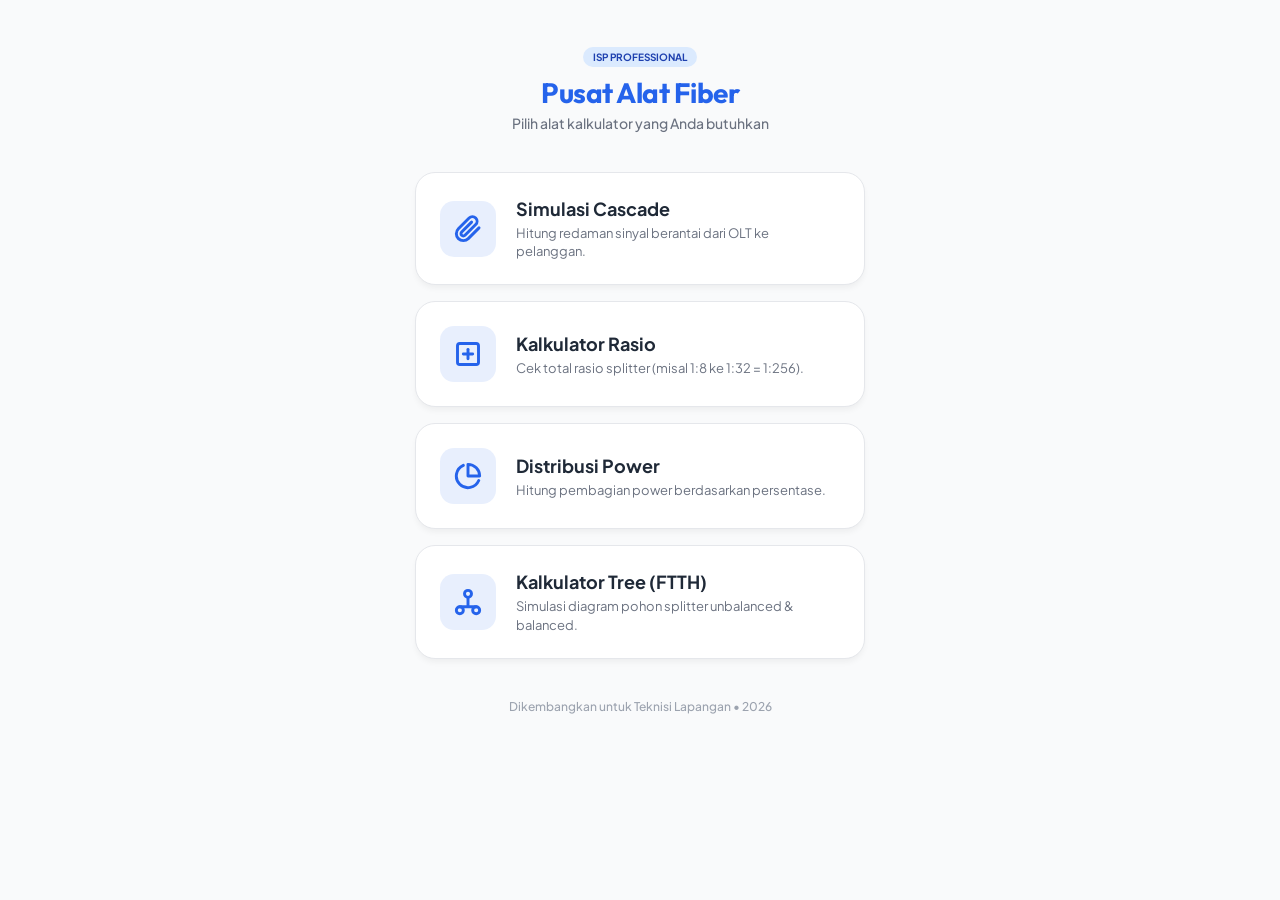
<file: index.html>
<!DOCTYPE html>
<html lang="id">
<head>
    <meta charset="UTF-8">
    <meta name="viewport" content="width=device-width, initial-scale=1.0, maximum-scale=1.0, user-scalable=no">
    <title>Pusat Alat Fiber | ISP Field Tool</title>
    <link rel="preconnect" href="https://fonts.googleapis.com">
    <link rel="preconnect" href="https://fonts.gstatic.com" crossorigin>
    <link href="https://fonts.googleapis.com/css2?family=Outfit:wght@600;800&family=Plus+Jakarta+Sans:wght@400;500;700&display=swap" rel="stylesheet">
    <style>
        :root {
            --primary: #2563EB;
            --bg: #F9FAFB;
            --text: #1F2937;
            --radius: 20px;
        }
        * { box-sizing: border-box; margin: 0; padding: 0; font-family: 'Plus Jakarta Sans', sans-serif; }
        body { background: var(--bg); color: var(--text); padding: 24px 16px; min-height: 100vh; display: flex; flex-direction: column; align-items: center; }
        .container { width: 100%; max-width: 450px; }
        
        header { text-align: center; margin-bottom: 40px; margin-top: 20px; }
        header h1 { font-family: 'Outfit', sans-serif; font-size: 28px; color: var(--primary); letter-spacing: -0.5px; }
        header p { color: #6B7280; font-size: 14px; margin-top: 4px; font-weight: 500; }

        .tool-grid { display: flex; flex-direction: column; gap: 16px; }
        
        .tool-card {
            background: white;
            padding: 24px;
            border-radius: var(--radius);
            text-decoration: none;
            color: inherit;
            display: flex;
            align-items: center;
            gap: 20px;
            box-shadow: 0 4px 6px -1px rgba(0, 0, 0, 0.05);
            border: 1px solid #E5E7EB;
            transition: all 0.2s ease;
        }
        
        .tool-card:active { transform: scale(0.97); background: #F3F4F6; }
        
        .icon-box {
            width: 56px;
            height: 56px;
            background: rgba(37, 99, 235, 0.1);
            border-radius: 14px;
            display: flex;
            align-items: center;
            justify-content: center;
            color: var(--primary);
            flex-shrink: 0;
        }
        
        .tool-info h2 { font-size: 18px; font-weight: 700; margin-bottom: 4px; }
        .tool-info p { font-size: 13px; color: #6B7280; line-height: 1.4; }

        footer { margin-top: auto; padding: 40px 0 20px; text-align: center; color: #9CA3AF; font-size: 12px; font-weight: 500; }
        
        .badge {
            background: #DBEAFE;
            color: #1E40AF;
            padding: 4px 10px;
            border-radius: 20px;
            font-size: 10px;
            font-weight: 700;
            text-transform: uppercase;
            display: inline-block;
            margin-bottom: 8px;
        }
    </style>
</head>
<body>
    <div class="container">
        <header>
            <div class="badge">ISP Professional</div>
            <h1>Pusat Alat Fiber</h1>
            <p>Pilih alat kalkulator yang Anda butuhkan</p>
        </header>

        <div class="tool-grid">
            <a href="kalkulator/index.html" class="tool-card">
                <div class="icon-box">
                    <svg viewBox="0 0 24 24" width="28" height="28" fill="none" stroke="currentColor" stroke-width="2.5" stroke-linecap="round" stroke-linejoin="round"><path d="m21.44 11.05-9.19 9.19a6 6 0 0 1-8.49-8.49l9.19-9.19a4 4 0 0 1 5.66 5.66l-9.2 9.19a2 2 0 0 1-2.83-2.83l8.49-8.48"></path></svg>
                </div>
                <div class="tool-info">
                    <h2>Simulasi Cascade</h2>
                    <p>Hitung redaman sinyal berantai dari OLT ke pelanggan.</p>
                </div>
            </a>

            <a href="ratio-calc/index.html" class="tool-card">
                <div class="icon-box">
                    <svg viewBox="0 0 24 24" width="28" height="28" fill="none" stroke="currentColor" stroke-width="2.5" stroke-linecap="round" stroke-linejoin="round"><rect x="3" y="3" width="18" height="18" rx="2" ry="2"></rect><line x1="12" y1="8" x2="12" y2="16"></line><line x1="8" y1="12" x2="16" y2="12"></line></svg>
                </div>
                <div class="tool-info">
                    <h2>Kalkulator Rasio</h2>
                    <p>Cek total rasio splitter (misal 1:8 ke 1:32 = 1:256).</p>
                </div>
            </a>

            <a href="power-dist/index.html" class="tool-card">
                <div class="icon-box">
                    <svg viewBox="0 0 24 24" width="28" height="28" fill="none" stroke="currentColor" stroke-width="2.5" stroke-linecap="round" stroke-linejoin="round"><path d="M21.21 15.89A10 10 0 1 1 8 2.83"></path><path d="M22 12A10 10 0 0 0 12 2v10z"></path></svg>
                </div>
                <div class="tool-info">
                    <h2>Distribusi Power</h2>
                    <p>Hitung pembagian power berdasarkan persentase.</p>
                </div>
            </a>

            <a href="kalkulator new/index.html" class="tool-card">
                <div class="icon-box">
                    <svg viewBox="0 0 24 24" width="28" height="28" fill="none" stroke="currentColor" stroke-width="2.5" stroke-linecap="round" stroke-linejoin="round"><circle cx="12" cy="5" r="3"></circle><circle cx="5" cy="19" r="3"></circle><circle cx="19" cy="19" r="3"></circle><path d="M12 8v8M12 16H5M12 16h7"></path></svg>
                </div>
                <div class="tool-info">
                    <h2>Kalkulator Tree (FTTH)</h2>
                    <p>Simulasi diagram pohon splitter unbalanced & balanced.</p>
                </div>
            </a>
        </div>

        <footer>
            Dikembangkan untuk Teknisi Lapangan &bull; 2026
        </footer>
    </div>
</body>
</html>
</file>
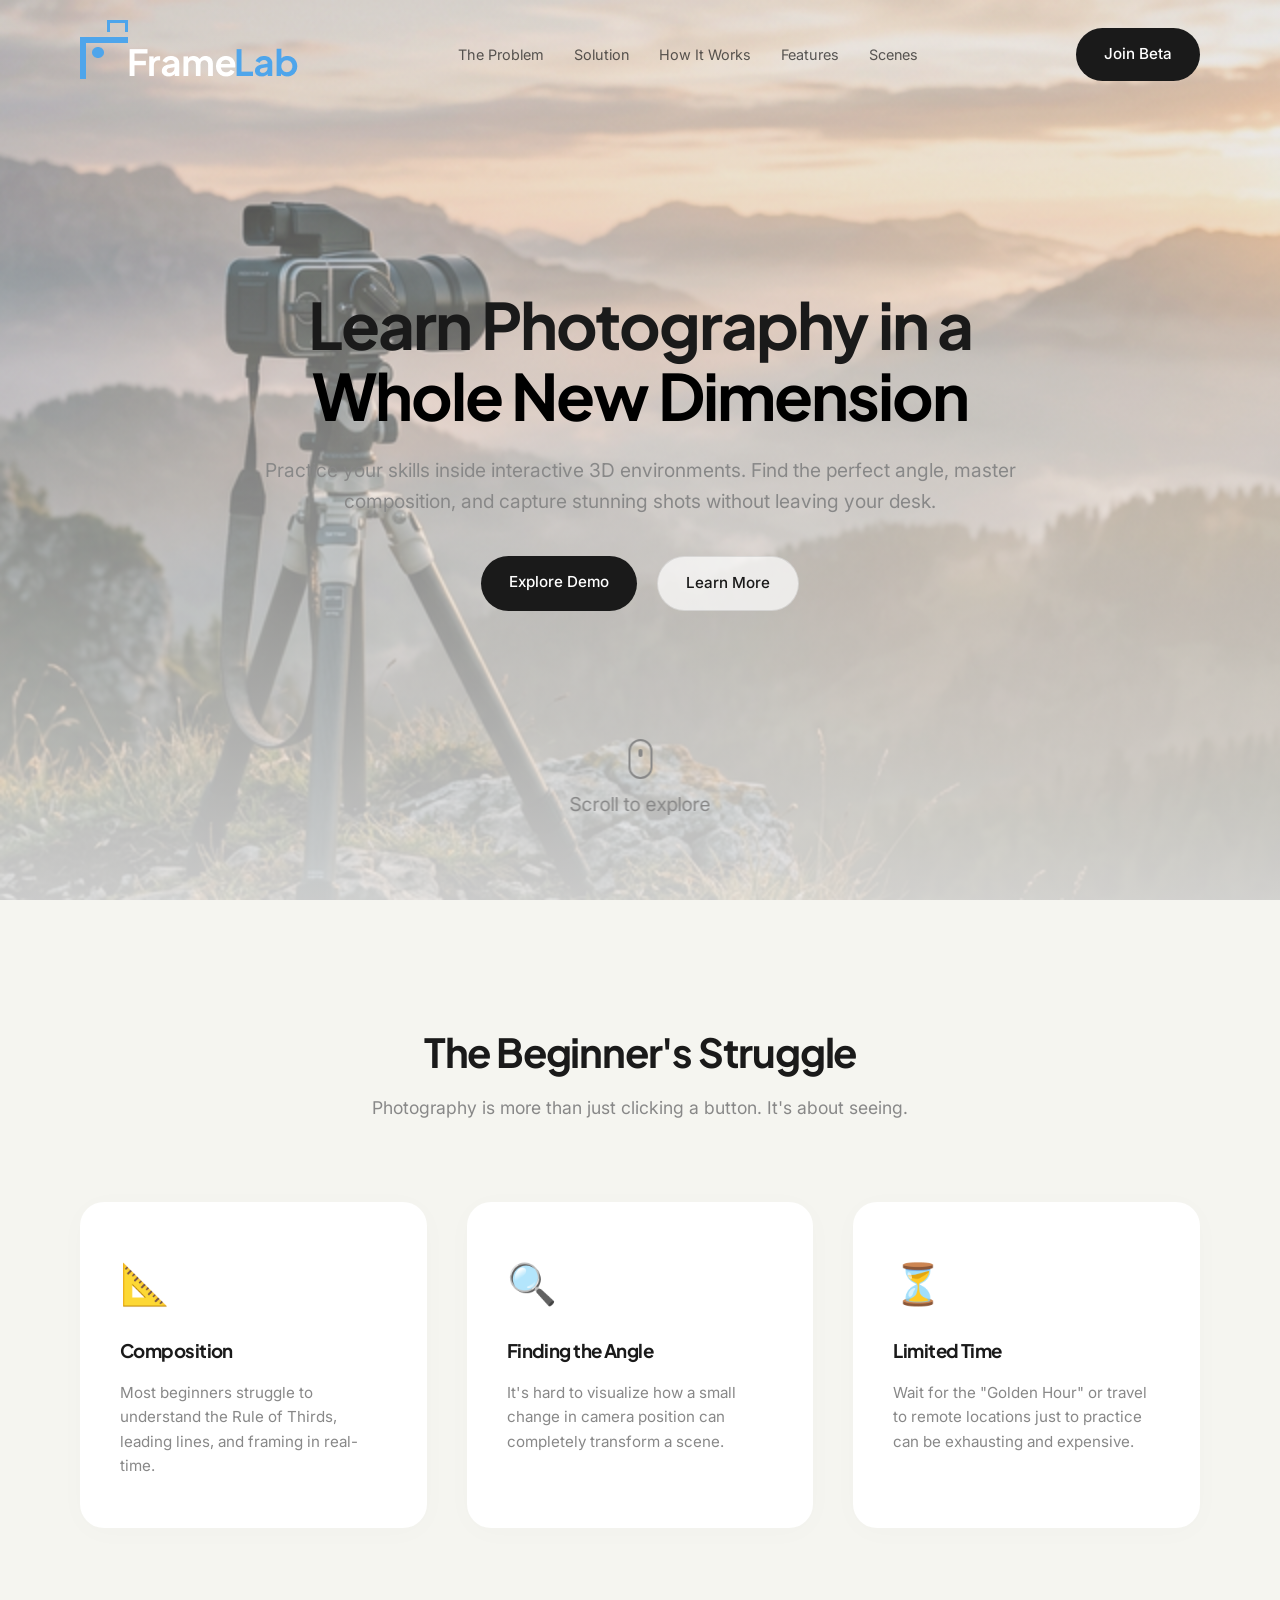
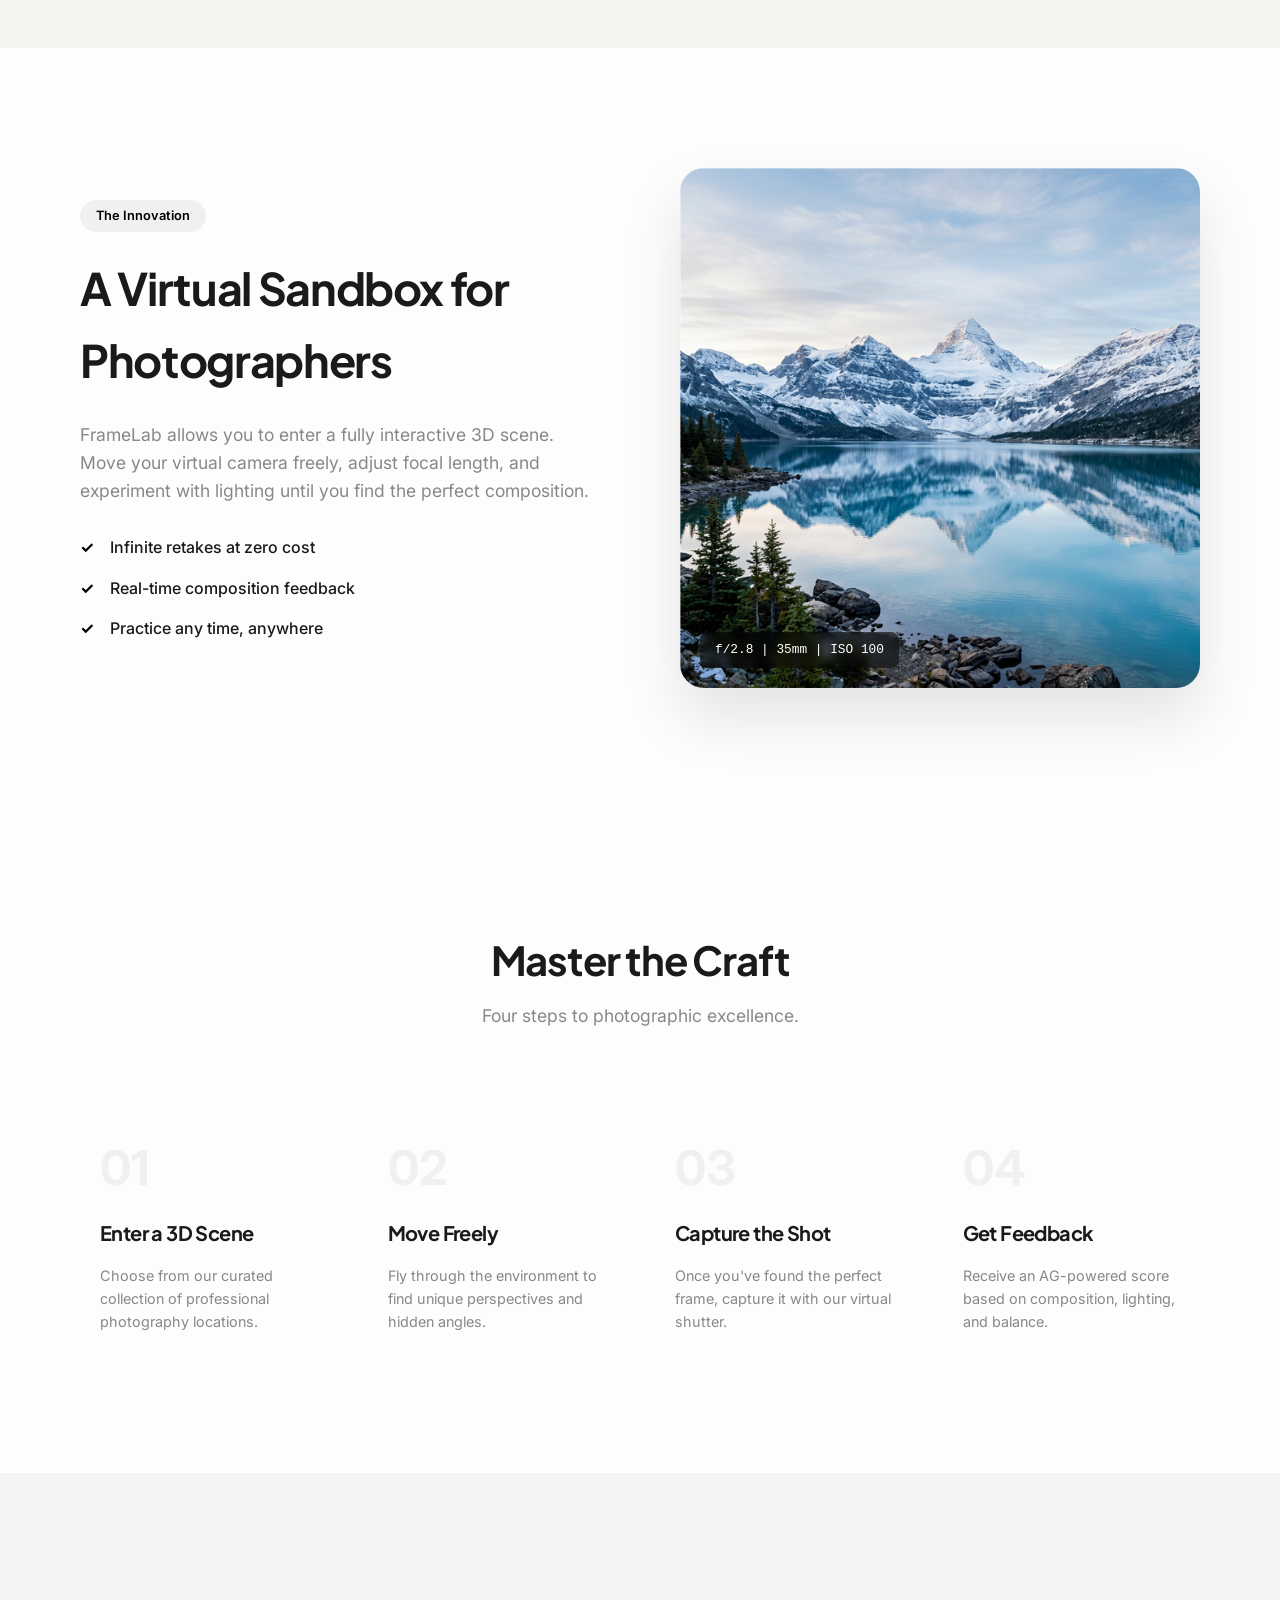
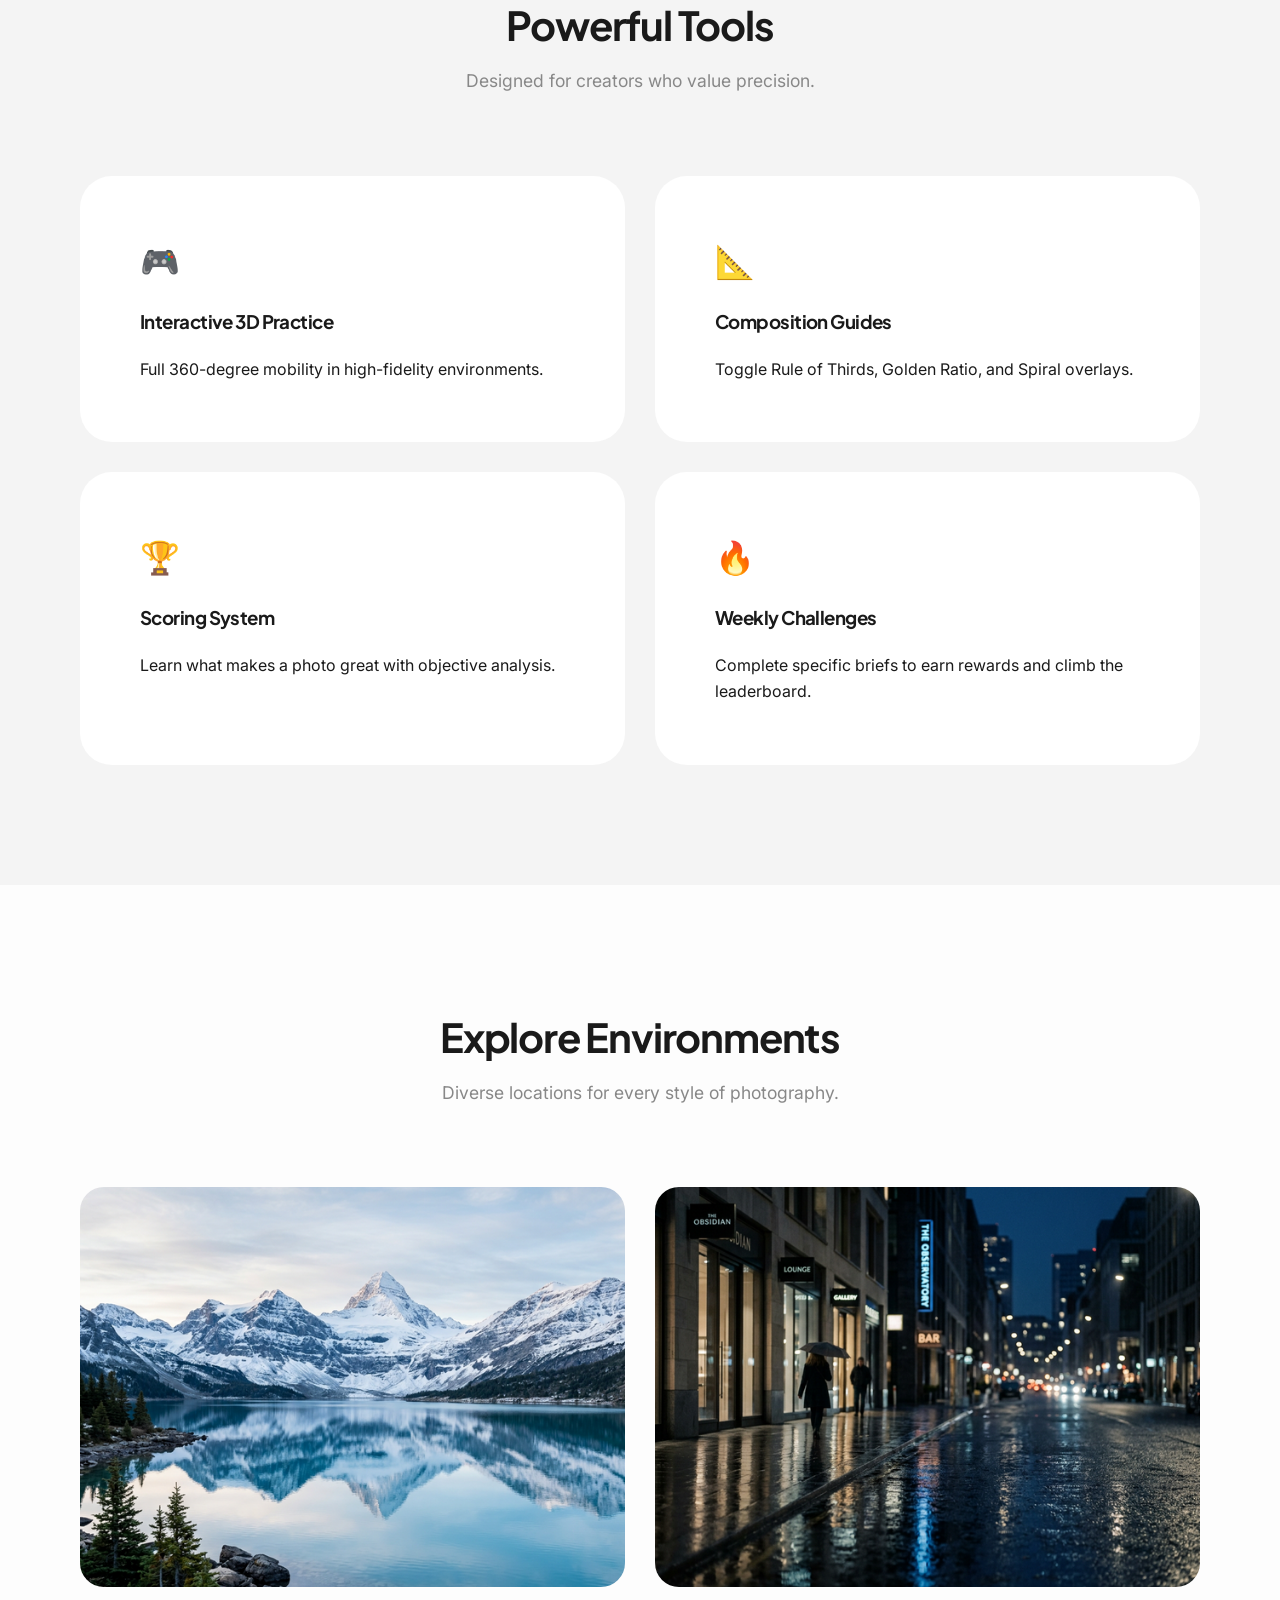
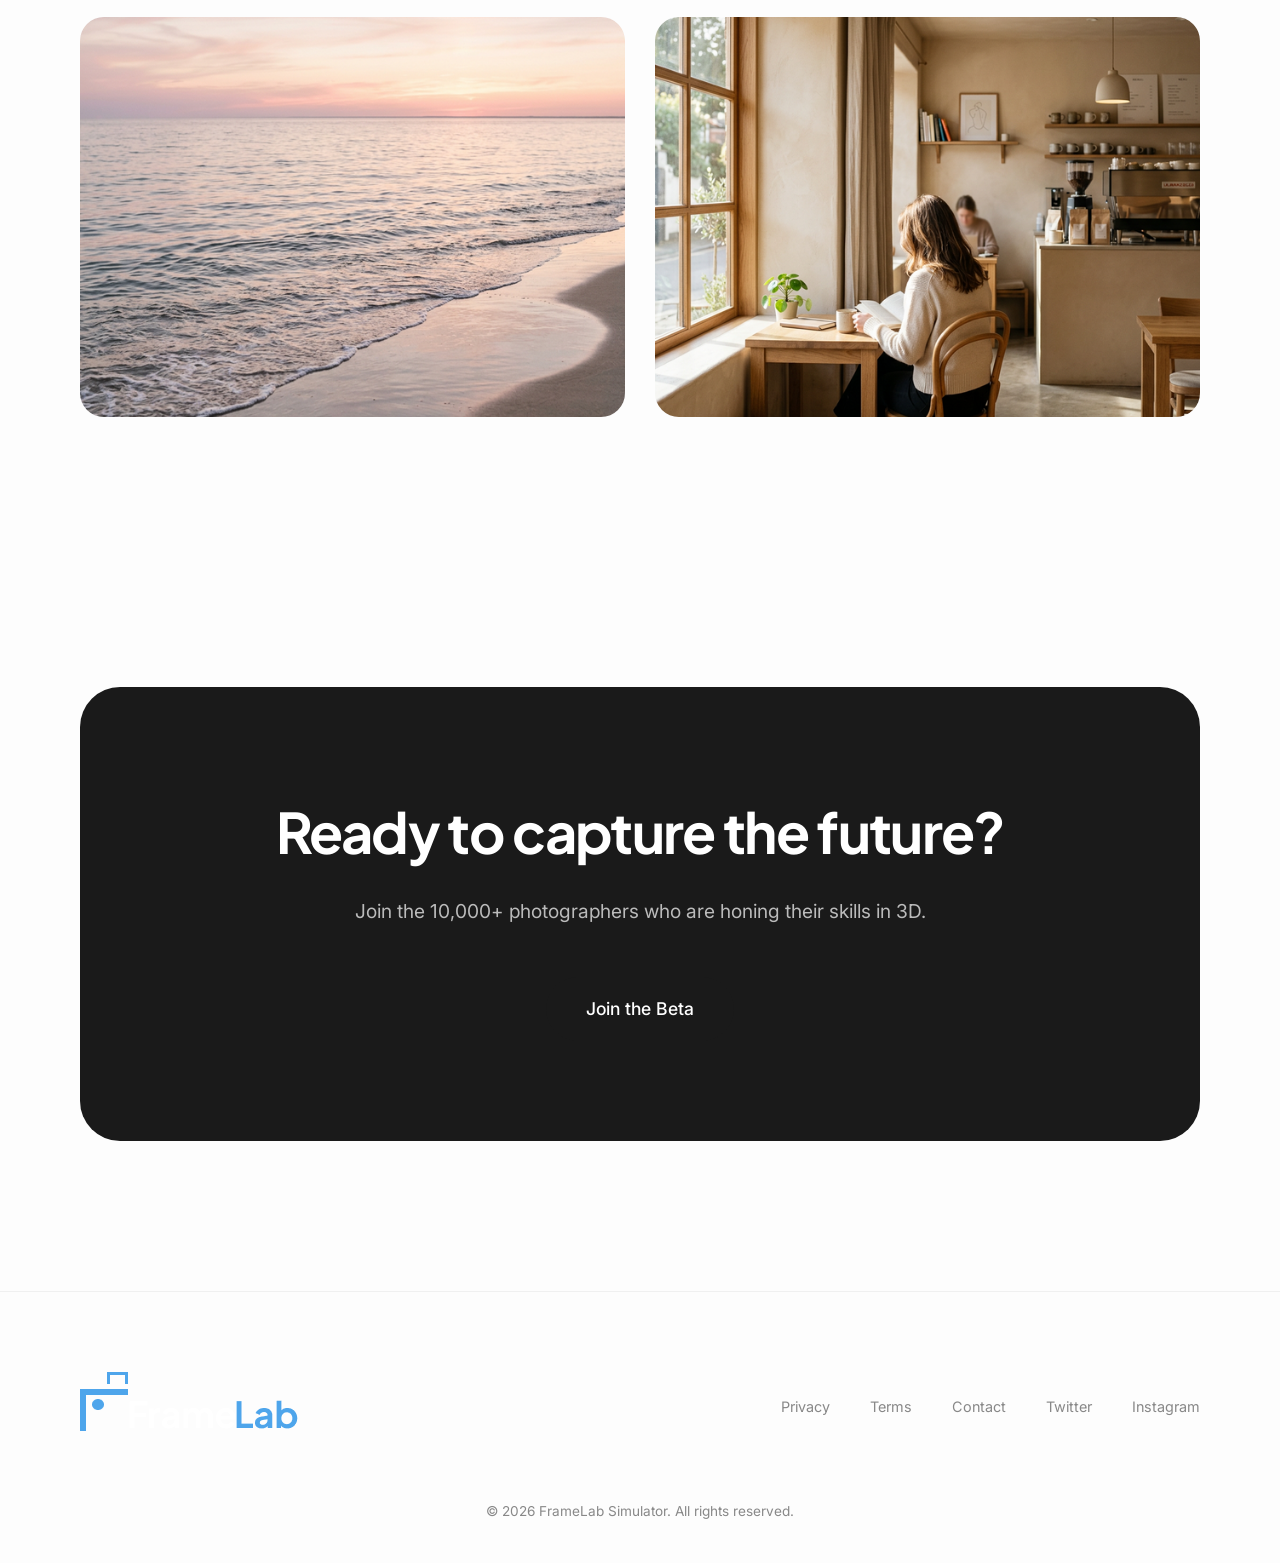
<file: baru/index.html>
<!DOCTYPE html>
<html lang="en">

<head>
    <meta charset="UTF-8">
    <meta name="viewport" content="width=device-width, initial-scale=1.0">
    <title>FrameLab | Learn Photography in 3D</title>
    <meta name="description"
        content="Master photography composition and lighting in a whole new dimension with FrameLab's 3D Photography Simulator.">
    <link rel="stylesheet" href="style.css">
    <link rel="preconnect" href="https://fonts.googleapis.com">
    <link rel="preconnect" href="https://fonts.gstatic.com" crossorigin>
    <link
        href="https://fonts.googleapis.com/css2?family=Inter:wght@300;400;500;600&family=Plus+Jakarta+Sans:wght@300;400;500;600;700;800&display=swap"
        rel="stylesheet">
</head>

<body>
    <header class="navbar">
        <div class="container">
            <a href="#" class="logo">
                <img src="logo_framelab.png" alt="FrameLab Logo" height="28">
            </a>
            <nav>
                <ul>
                    <li><a href="#problem">The Problem</a></li>
                    <li><a href="#solution">Solution</a></li>
                    <li><a href="#how-it-works">How It Works</a></li>
                    <li><a href="#features">Features</a></li>
                    <li><a href="#scenes">Scenes</a></li>
                </ul>
            </nav>
            <a href="#cta" class="btn btn-primary">Join Beta</a>
        </div>
    </header>

    <main>
        <!-- Hero Section -->
        <section class="hero" id="hero">
            <div class="hero-bg">
                <img src="hero.png" alt="Photography Simulator Background">
            </div>
            <div class="container">
                <div class="hero-content reveal">
                    <h1>Learn Photography in a <br><span>Whole New Dimension</span></h1>
                    <p>Practice your skills inside interactive 3D environments. Find the perfect angle, master
                        composition, and capture stunning shots without leaving your desk.</p>
                    <div class="hero-btns">
                        <a href="#scenes" class="btn btn-primary">Explore Demo</a>
                        <a href="#how-it-works" class="btn btn-secondary">Learn More</a>
                    </div>
                </div>
            </div>
            <div class="scroll-indicator">
                <div class="mouse"></div>
                <p>Scroll to explore</p>
            </div>
        </section>

        <!-- Problem Section -->
        <section class="problem" id="problem">
            <div class="container">
                <div class="section-header reveal">
                    <h2>The Beginner's Struggle</h2>
                    <p class="subtitle">Photography is more than just clicking a button. It's about seeing.</p>
                </div>
                <div class="content-grid reveal">
                    <div class="problem-card">
                        <div class="icon">📐</div>
                        <h3>Composition</h3>
                        <p>Most beginners struggle to understand the Rule of Thirds, leading lines, and framing in
                            real-time.</p>
                    </div>
                    <div class="problem-card">
                        <div class="icon">🔍</div>
                        <h3>Finding the Angle</h3>
                        <p>It's hard to visualize how a small change in camera position can completely transform a
                            scene.</p>
                    </div>
                    <div class="problem-card">
                        <div class="icon">⏳</div>
                        <h3>Limited Time</h3>
                        <p>Wait for the "Golden Hour" or travel to remote locations just to practice can be exhausting
                            and expensive.</p>
                    </div>
                </div>
            </div>
        </section>

        <!-- Solution Section -->
        <section class="solution" id="solution">
            <div class="container">
                <div class="solution-wrapper">
                    <div class="solution-content reveal">
                        <span class="badge">The Innovation</span>
                        <h2>A Virtual Sandbox for Photographers</h2>
                        <p>FrameLab allows you to enter a fully interactive 3D scene. Move your virtual camera freely,
                            adjust focal length, and experiment with lighting until you find the perfect composition.
                        </p>
                        <ul class="solution-list">
                            <li>Infinite retakes at zero cost</li>
                            <li>Real-time composition feedback</li>
                            <li>Practice any time, anywhere</li>
                        </ul>
                    </div>
                    <div class="solution-visual reveal">
                        <div class="visual-mockup">
                            <img src="scene-mountain.png" alt="3D Photography Simulator Interface">
                            <div class="mockup-ui">
                                <div class="grid-lines"></div>
                                <div class="camera-info">f/2.8 | 35mm | ISO 100</div>
                            </div>
                        </div>
                    </div>
                </div>
            </div>
        </section>

        <!-- How It Works Section -->
        <section class="how-it-works" id="how-it-works">
            <div class="container">
                <div class="section-header reveal">
                    <h2>Master the Craft</h2>
                    <p class="subtitle">Four steps to photographic excellence.</p>
                </div>
                <div class="steps-grid reveal">
                    <div class="step-item">
                        <div class="step-number">01</div>
                        <h3>Enter a 3D Scene</h3>
                        <p>Choose from our curated collection of professional photography locations.</p>
                    </div>
                    <div class="step-item">
                        <div class="step-number">02</div>
                        <h3>Move Freely</h3>
                        <p>Fly through the environment to find unique perspectives and hidden angles.</p>
                    </div>
                    <div class="step-item">
                        <div class="step-number">03</div>
                        <h3>Capture the Shot</h3>
                        <p>Once you've found the perfect frame, capture it with our virtual shutter.</p>
                    </div>
                    <div class="step-item">
                        <div class="step-number">04</div>
                        <h3>Get Feedback</h3>
                        <p>Receive an AG-powered score based on composition, lighting, and balance.</p>
                    </div>
                </div>
            </div>
        </section>

        <!-- Features Section -->
        <section class="features" id="features">
            <div class="container">
                <div class="section-header reveal">
                    <h2>Powerful Tools</h2>
                    <p class="subtitle">Designed for creators who value precision.</p>
                </div>
                <div class="features-grid reveal">
                    <div class="feature-card">
                        <div class="feature-icon">🎮</div>
                        <h3>Interactive 3D Practice</h3>
                        <p>Full 360-degree mobility in high-fidelity environments.</p>
                    </div>
                    <div class="feature-card">
                        <div class="feature-icon">📐</div>
                        <h3>Composition Guides</h3>
                        <p>Toggle Rule of Thirds, Golden Ratio, and Spiral overlays.</p>
                    </div>
                    <div class="feature-card">
                        <div class="feature-icon">🏆</div>
                        <h3>Scoring System</h3>
                        <p>Learn what makes a photo great with objective analysis.</p>
                    </div>
                    <div class="feature-card">
                        <div class="feature-icon">🔥</div>
                        <h3>Weekly Challenges</h3>
                        <p>Complete specific briefs to earn rewards and climb the leaderboard.</p>
                    </div>
                </div>
            </div>
        </section>

        <!-- Scene Preview Section -->
        <section class="scenes" id="scenes">
            <div class="container">
                <div class="section-header reveal">
                    <h2>Explore Environments</h2>
                    <p class="subtitle">Diverse locations for every style of photography.</p>
                </div>
                <div class="scenes-grid reveal">
                    <div class="scene-card">
                        <img src="scene-mountain.png" alt="Mountain Landscape">
                        <div class="scene-info">
                            <h3>Alpine Majesty</h3>
                            <p>Landscape & Scale</p>
                        </div>
                    </div>
                    <div class="scene-card">
                        <img src="scene-city.png" alt="City Night Street">
                        <div class="scene-info">
                            <h3>Neon pulse</h3>
                            <p>Urban & Low Light</p>
                        </div>
                    </div>
                    <div class="scene-card">
                        <img src="scene-beach.png" alt="Beach Sunset">
                        <div class="scene-info">
                            <h3>Golden Shore</h3>
                            <p>Minimalist & Horizon</p>
                        </div>
                    </div>
                    <div class="scene-card">
                        <img src="scene-coffee.png" alt="Cozy Coffee Shop">
                        <div class="scene-info">
                            <h3>Morning Muse</h3>
                            <p>Interior & Macro</p>
                        </div>
                    </div>
                </div>
            </div>
        </section>

        <!-- CTA Section -->
        <section class="cta" id="cta">
            <div class="container reveal">
                <div class="cta-box">
                    <h2>Ready to capture the future?</h2>
                    <p>Join the 10,000+ photographers who are honing their skills in 3D.</p>
                    <a href="#" class="btn btn-primary btn-large">Join the Beta</a>
                </div>
            </div>
        </section>
    </main>

    <footer class="footer">
        <div class="container">
            <div class="footer-top">
                <a href="#" class="logo">
                    <img src="logo_framelab.png" alt="FrameLab Logo" height="20">
                </a>
                <ul class="footer-links">
                    <li><a href="#">Privacy</a></li>
                    <li><a href="#">Terms</a></li>
                    <li><a href="#">Contact</a></li>
                    <li><a href="#">Twitter</a></li>
                    <li><a href="#">Instagram</a></li>
                </ul>
            </div>
            <div class="footer-bottom">
                <p>&copy; 2026 FrameLab Simulator. All rights reserved.</p>
            </div>
        </div>
    </footer>

    <script src="script.js"></script>
</body>

</html>
</file>
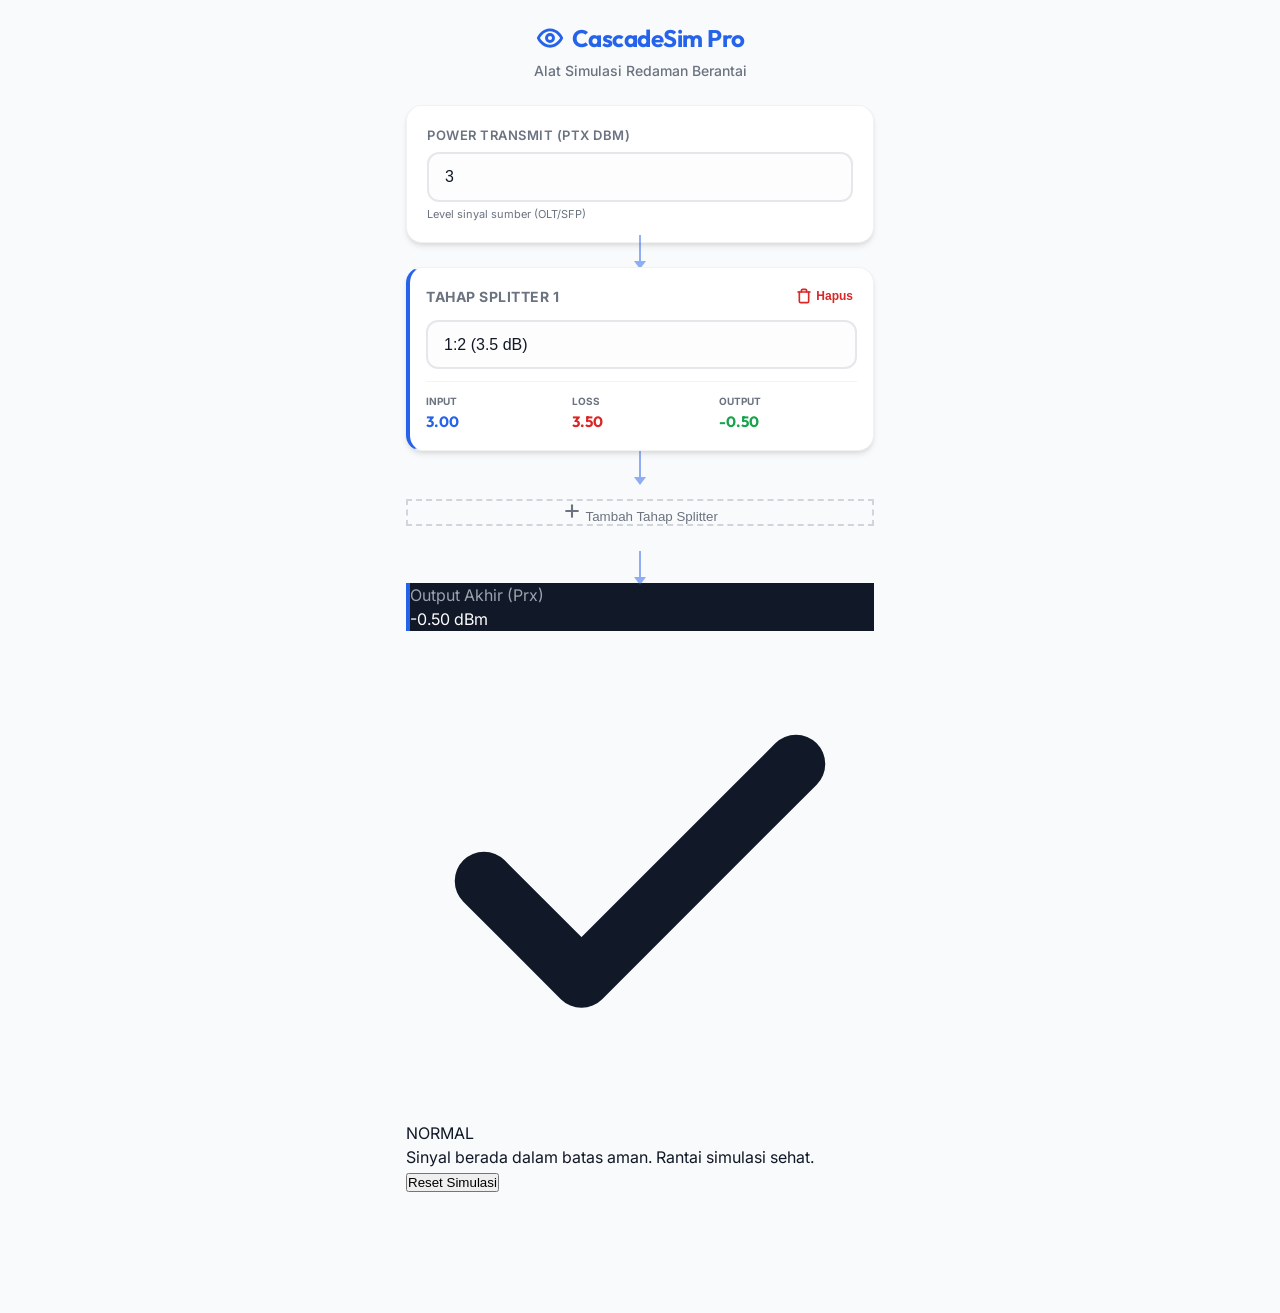
<file: kalkulator/index.html>
<!DOCTYPE html>
<html lang="id">
<head>
    <meta charset="UTF-8">
    <meta name="viewport" content="width=device-width, initial-scale=1.0, maximum-scale=1.0, user-scalable=no">
    <title>Simulasi Cascade Fiber</title>
    <link rel="stylesheet" href="style.css">
    <link rel="preconnect" href="https://fonts.googleapis.com">
    <link rel="preconnect" href="https://fonts.gstatic.com" crossorigin>
    <link href="https://fonts.googleapis.com/css2?family=Inter:wght@400;500;600;700&family=Outfit:wght@500;600;700&display=swap" rel="stylesheet">
</head>
<body>
    <div class="app-container">
        <header>
            <div class="logo">
                <svg viewBox="0 0 24 24" width="28" height="28" fill="none" stroke="currentColor" stroke-width="2.5" stroke-linecap="round" stroke-linejoin="round"><path d="M2 12s3-7 10-7 10 7 10 7-3 7-10 7-10-7-10-7Z"></path><circle cx="12" cy="12" r="3"></circle></svg>
                <h1>CascadeSim Pro</h1>
            </div>
            <p class="subtitle">Alat Simulasi Redaman Berantai</p>
        </header>

        <main>
            <section class="config-section">
                <div class="card ptx-card">
                    <div class="input-group no-margin">
                        <label for="ptx">Power Transmit (Ptx dBm)</label>
                        <input type="number" id="ptx" value="3" step="0.5" inputmode="decimal">
                        <span class="helper">Level sinyal sumber (OLT/SFP)</span>
                    </div>
                </div>
            </section>

            <div class="flow-connector first"></div>

            <section id="splitter-list" class="splitter-list">
                <!-- Splitter blocks will be injected here -->
            </section>

            <section class="action-section">
                <button type="button" id="add-splitter-btn" class="btn secondary outline full-width">
                    <svg viewBox="0 0 24 24" width="20" height="20" fill="none" stroke="currentColor" stroke-width="2.5" stroke-linecap="round" stroke-linejoin="round"><line x1="12" y1="5" x2="12" y2="19"></line><line x1="5" y1="12" x2="19" y2="12"></line></svg>
                    Tambah Tahap Splitter
                </button>
            </section>

            <section id="final-results" class="results-section">
                <div class="flow-connector last"></div>
                <div class="result-card final-output">
                    <span class="label">Output Akhir (Prx)</span>
                    <div class="value-container">
                        <span id="final-prx" class="value">3.00</span>
                        <span class="unit">dBm</span>
                    </div>
                </div>

                <div id="status-card" class="status-card">
                    <div class="status-header">
                        <div id="status-icon" class="status-icon"></div>
                        <span id="status-text" class="status-text">NORMAL</span>
                    </div>
                    <p id="recommendation" class="recommendation-text">Sinyal berada dalam batas aman.</p>
                </div>
            </section>
        </main>

        <footer class="sticky-footer">
            <div class="button-group single">
                <button type="button" id="reset-btn" class="btn primary">Reset Simulasi</button>
            </div>
        </footer>
    </div>

    <script src="script.js"></script>
</body>
</html>
</file>
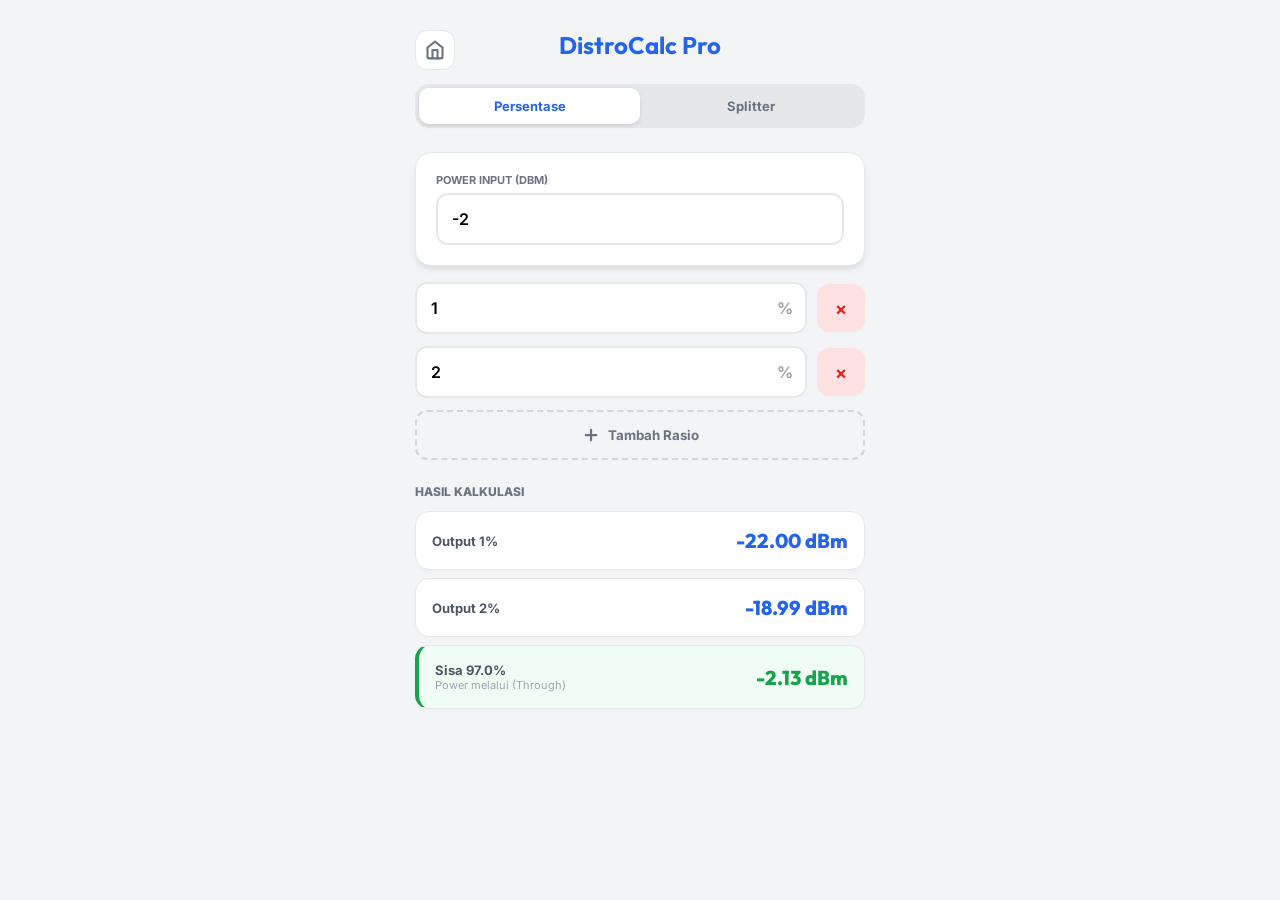
<file: power-dist/index.html>
<!DOCTYPE html>
<html lang="id">
<head>
    <meta charset="UTF-8">
    <meta name="viewport" content="width=device-width, initial-scale=1.0, maximum-scale=1.0, user-scalable=no">
    <title>DistroCalc Pro</title>
    <link rel="preconnect" href="https://fonts.googleapis.com">
    <link rel="preconnect" href="https://fonts.gstatic.com" crossorigin>
    <link href="https://fonts.googleapis.com/css2?family=Inter:wght@400;600;700&family=Outfit:wght@600;800&display=swap" rel="stylesheet">
    <style>
        :root {
            --primary: #2563EB;
            --success: #16A34A;
            --danger: #DC2626;
            --bg: #F3F4F6;
            --card: #FFFFFF;
            --radius: 16px;
        }
        * { box-sizing: border-box; margin: 0; padding: 0; font-family: 'Inter', sans-serif; }
        body { background: var(--bg); padding: 20px 16px 100px; min-height: 100vh; color: #1F2937; }
        .container { max-width: 450px; margin: 0 auto; }
        
        header { position: relative; text-align: center; margin-bottom: 24px; padding-top: 10px; }
        header h1 { font-family: 'Outfit', sans-serif; font-size: 24px; color: var(--primary); }
        .home-btn { position: absolute; left: 0; top: 10px; display: flex; align-items: center; justify-content: center; width: 40px; height: 40px; background: white; border-radius: 12px; color: #6B7280; border: 1px solid #E5E7EB; text-decoration: none; }

        .mode-switcher { display: flex; background: #E5E7EB; padding: 4px; border-radius: 14px; margin-bottom: 24px; }
        .mode-btn { flex: 1; padding: 10px; border: none; border-radius: 10px; font-size: 13px; font-weight: 700; cursor: pointer; transition: all 0.2s; color: #6B7280; background: transparent; }
        .mode-btn.active { background: white; color: var(--primary); box-shadow: 0 2px 4px rgba(0,0,0,0.1); }

        .card { background: var(--card); border-radius: var(--radius); padding: 20px; box-shadow: 0 4px 6px -1px rgba(0,0,0,0.1); margin-bottom: 16px; border: 1px solid #E5E7EB; }
        label { display: block; font-size: 11px; font-weight: 700; color: #6B7280; text-transform: uppercase; margin-bottom: 6px; }
        input, select { width: 100%; padding: 14px; border: 2px solid #E5E7EB; border-radius: 12px; font-size: 16px; font-weight: 600; background: white; }

        .item-row { display: flex; align-items: center; gap: 10px; margin-bottom: 12px; animation: fadeIn 0.3s ease; }
        @keyframes fadeIn { from { opacity: 0; transform: translateY(5px); } to { opacity: 1; transform: translateY(0); } }
        
        .input-wrapper { position: relative; flex: 1; }
        .percent-wrapper::after { content: '%'; position: absolute; right: 14px; top: 50%; transform: translateY(-50%); font-weight: 700; color: #9CA3AF; }
        
        .remove-btn { background: #FEE2E2; color: var(--danger); border: none; width: 48px; height: 48px; border-radius: 12px; cursor: pointer; font-size: 18px; font-weight: 700; }
        
        .add-btn { width: 100%; padding: 14px; background: transparent; border: 2px dashed #D1D5DB; border-radius: 12px; color: #6B7280; font-weight: 700; cursor: pointer; margin-bottom: 24px; display: flex; align-items: center; justify-content: center; gap: 8px; }

        .results-header { font-size: 12px; font-weight: 800; color: #6B7280; text-transform: uppercase; margin-bottom: 12px; }
        .result-card { display: flex; justify-content: space-between; align-items: center; padding: 16px; background: white; border-radius: 14px; margin-bottom: 8px; border: 1px solid #E5E7EB; box-shadow: 0 2px 4px rgba(0,0,0,0.02); }
        .result-card.remaining { border-left: 4px solid var(--success); background: #F0FDF4; }
        .result-card.splitter { border-left: 4px solid var(--primary); }
        
        .res-info { display: flex; flex-direction: column; }
        .res-label { font-size: 13px; font-weight: 700; color: #4B5563; }
        .res-sub { font-size: 11px; color: #9CA3AF; }
        .res-val { font-family: 'Outfit', sans-serif; font-size: 20px; font-weight: 800; color: var(--primary); }
        .remaining .res-val { color: var(--success); }

        .final-summary { background: #111827; color: white; padding: 20px; border-radius: var(--radius); margin-top: 20px; display: none; }
        .summary-row { display: flex; justify-content: space-between; margin-bottom: 8px; font-size: 14px; }
        .summary-row:last-child { margin-bottom: 0; border-top: 1px solid #374151; padding-top: 8px; margin-top: 8px; }
        .summary-val { font-weight: 800; color: #60A5FA; }

        .error-msg { background: #FEF2F2; color: var(--danger); padding: 12px; border-radius: 12px; font-size: 13px; font-weight: 600; margin-bottom: 16px; display: none; }
    </style>
</head>
<body>
    <div class="container">
        <header>
            <a href="../index.html" class="home-btn">
                <svg viewBox="0 0 24 24" width="20" height="20" fill="none" stroke="currentColor" stroke-width="2.5" stroke-linecap="round" stroke-linejoin="round"><path d="m3 9 9-7 9 7v11a2 2 0 0 1-2 2H5a2 2 0 0 1-2-2z"></path><polyline points="9 22 9 12 15 12 15 22"></polyline></svg>
            </a>
            <h1>DistroCalc Pro</h1>
        </header>

        <div class="mode-switcher">
            <button id="mode-percent" class="mode-btn active">Persentase</button>
            <button id="mode-splitter" class="mode-btn">Splitter</button>
        </div>

        <div class="card">
            <label for="pin">Power Input (dBm)</label>
            <input type="number" id="pin" value="-2" step="0.1">
        </div>

        <div id="error" class="error-msg">Total persentase melebihi 100%!</div>

        <div id="input-container"></div>

        <button id="add-btn" class="add-btn">
            <svg viewBox="0 0 24 24" width="18" height="18" fill="none" stroke="currentColor" stroke-width="3" stroke-linecap="round" stroke-linejoin="round"><line x1="12" y1="5" x2="12" y2="19"></line><line x1="5" y1="12" x2="19" y2="12"></line></svg>
            <span id="add-btn-text">Tambah Rasio</span>
        </button>

        <div class="results-header">Hasil Kalkulasi</div>
        <div id="results-list"></div>
        <div id="remaining-container"></div>

        <div id="final-summary" class="final-summary">
            <div class="summary-row">
                <span>Total Rasio Split:</span>
                <span id="total-ratio-val" class="summary-val">1:1</span>
            </div>
            <div class="summary-row">
                <span>Output Akhir:</span>
                <span id="final-dbm-val" class="summary-val">-2.00 dBm</span>
            </div>
        </div>
    </div>

    <script>
        const inputContainer = document.getElementById('input-container');
        const resultsList = document.getElementById('results-list');
        const remainingContainer = document.getElementById('remaining-container');
        const pinInput = document.getElementById('pin');
        const addBtn = document.getElementById('add-btn');
        const addBtnText = document.getElementById('add-btn-text');
        const errorMsg = document.getElementById('error');
        const finalSummary = document.getElementById('final-summary');
        
        let currentMode = 'percent'; 
        let percentValues = [1, 2];
        let splitterValues = ['3.5'];

        const splitterData = {
            '3.5': { label: '1:2', ratio: 2 },
            '7': { label: '1:4', ratio: 4 },
            '10.5': { label: '1:8', ratio: 8 },
            '13.5': { label: '1:16', ratio: 16 },
            '17': { label: '1:32', ratio: 32 }
        };

        function switchMode(mode) {
            currentMode = mode;
            document.getElementById('mode-percent').classList.toggle('active', mode === 'percent');
            document.getElementById('mode-splitter').classList.toggle('active', mode === 'splitter');
            addBtnText.textContent = mode === 'percent' ? 'Tambah Rasio' : 'Tambah Splitter';
            renderInputs();
        }

        function calculate() {
            const pin = parseFloat(pinInput.value) || 0;
            let resultsHtml = '';
            
            if (currentMode === 'percent') {
                const inputs = document.querySelectorAll('.val-input');
                let sum = 0;
                inputs.forEach(input => {
                    const p = parseFloat(input.value) || 0;
                    sum += p;
                    if (p > 0) {
                        const dbm = pin + 10 * Math.log10(p / 100);
                        resultsHtml += `
                            <div class="result-card">
                                <div class="res-info"><span class="res-label">Output ${p}%</span></div>
                                <span class="res-val">${dbm.toFixed(2)} dBm</span>
                            </div>
                        `;
                    }
                });

                resultsList.innerHTML = resultsHtml;
                finalSummary.style.display = 'none';

                if (sum > 100) {
                    errorMsg.style.display = 'block';
                    remainingContainer.innerHTML = '';
                } else {
                    errorMsg.style.display = 'none';
                    const remP = 100 - sum;
                    if (remP > 0) {
                        const remDbm = pin + 10 * Math.log10(remP / 100);
                        remainingContainer.innerHTML = `
                            <div class="result-card remaining">
                                <div class="res-info">
                                    <span class="res-label">Sisa ${remP.toFixed(1)}%</span>
                                    <span class="res-sub">Power melalui (Through)</span>
                                </div>
                                <span class="res-val">${remDbm.toFixed(2)} dBm</span>
                            </div>
                        `;
                    } else {
                        remainingContainer.innerHTML = '';
                    }
                }
            } else {
                errorMsg.style.display = 'none';
                remainingContainer.innerHTML = '';
                let currentP = pin;
                let totalRatio = 1;
                const inputs = document.querySelectorAll('.val-input');
                
                inputs.forEach((input, i) => {
                    const loss = parseFloat(input.value);
                    const data = splitterData[input.value];
                    const output = currentP - loss;
                    resultsHtml += `
                        <div class="result-card splitter">
                            <div class="res-info">
                                <span class="res-label">Splitter ${i+1} (${data.label})</span>
                                <span class="res-sub">Input: ${currentP.toFixed(2)} dBm</span>
                            </div>
                            <span class="res-val">${output.toFixed(2)} dBm</span>
                        </div>
                    `;
                    currentP = output;
                    totalRatio *= data.ratio;
                });

                resultsList.innerHTML = resultsHtml;
                finalSummary.style.display = 'block';
                document.getElementById('total-ratio-val').textContent = `1:${totalRatio}`;
                document.getElementById('final-dbm-val').textContent = `${currentP.toFixed(2)} dBm`;
            }
        }

        function renderInputs() {
            const data = currentMode === 'percent' ? percentValues : splitterValues;
            inputContainer.innerHTML = data.map((val, i) => `
                <div class="item-row">
                    <div class="input-wrapper ${currentMode === 'percent' ? 'percent-wrapper' : ''}">
                        ${currentMode === 'percent' 
                            ? `<input type="number" class="val-input" value="${val}" oninput="updateVal(${i}, this.value)" step="0.1">`
                            : `<select class="val-input" onchange="updateVal(${i}, this.value)">
                                ${Object.keys(splitterData).map(k => `<option value="${k}" ${k == val ? 'selected' : ''}>${splitterData[k].label} (${k} dB)</option>`).join('')}
                               </select>`
                        }
                    </div>
                    <button class="remove-btn" onclick="removeItem(${i})">×</button>
                </div>
            `).join('');
            calculate();
        }

        window.updateVal = (i, val) => {
            if (currentMode === 'percent') percentValues[i] = val;
            else splitterValues[i] = val;
            calculate();
        };

        window.removeItem = (i) => {
            if (currentMode === 'percent') percentValues.splice(i, 1);
            else splitterValues.splice(i, 1);
            renderInputs();
        };

        addBtn.addEventListener('click', () => {
            if (currentMode === 'percent') percentValues.push(0);
            else splitterValues.push('3.5');
            renderInputs();
        });

        document.getElementById('mode-percent').addEventListener('click', () => switchMode('percent'));
        document.getElementById('mode-splitter').addEventListener('click', () => switchMode('splitter'));
        pinInput.addEventListener('input', calculate);

        renderInputs();
    </script>
</body>
</html>
</file>
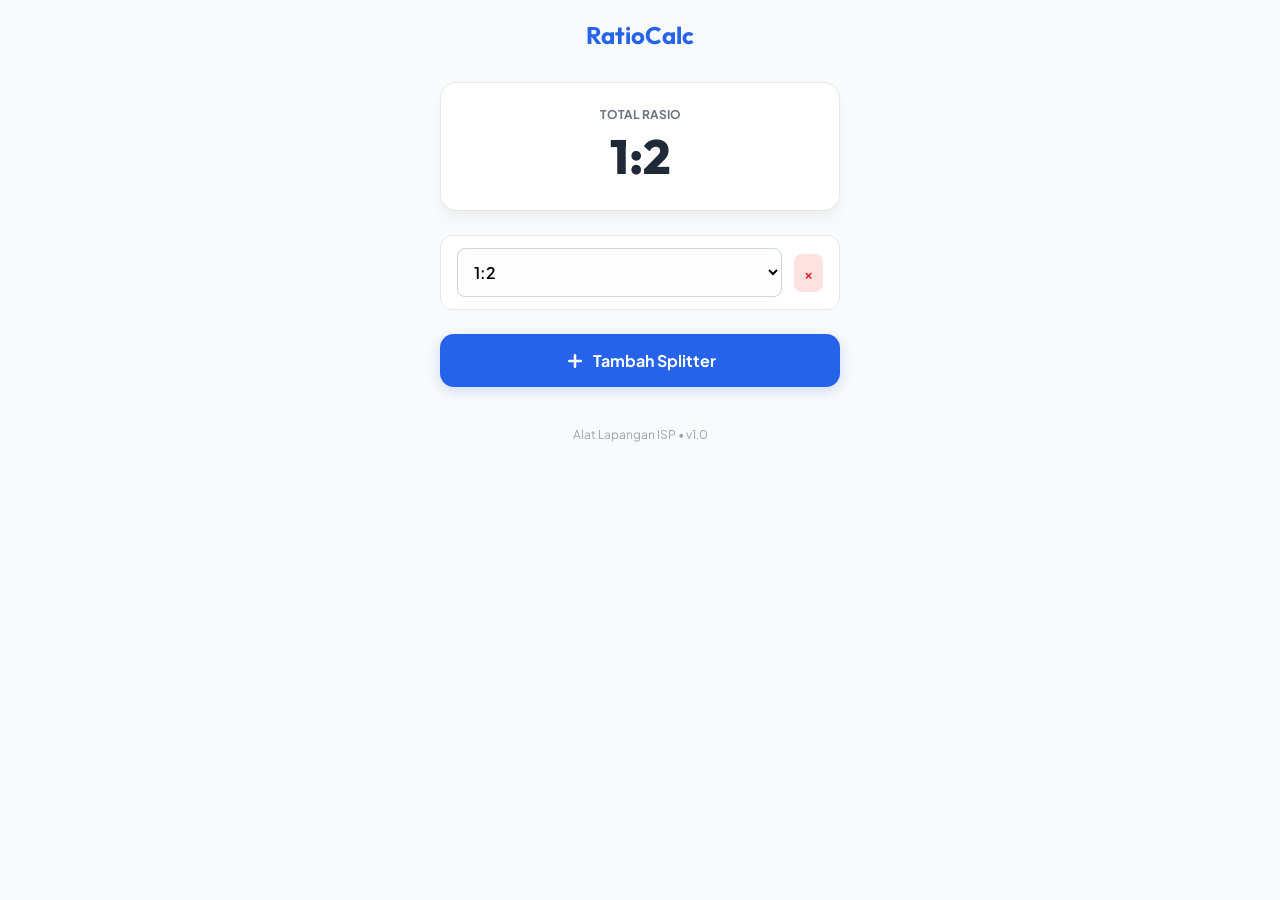
<file: ratio-calc/index.html>
<!DOCTYPE html>
<html lang="id">
<head>
    <meta charset="UTF-8">
    <meta name="viewport" content="width=device-width, initial-scale=1.0, maximum-scale=1.0, user-scalable=no">
    <title>Kalkulator Rasio Splitter</title>
    <link rel="preconnect" href="https://fonts.googleapis.com">
    <link rel="preconnect" href="https://fonts.gstatic.com" crossorigin>
    <link href="https://fonts.googleapis.com/css2?family=Outfit:wght@600;800&family=Plus+Jakarta+Sans:wght@400;500;700&display=swap" rel="stylesheet">
    <style>
        :root {
            --primary: #2563EB;
            --bg: #F9FAFB;
            --text: #1F2937;
            --radius: 16px;
        }
        * { box-sizing: border-box; margin: 0; padding: 0; font-family: 'Plus Jakarta Sans', sans-serif; }
        body { background: var(--bg); color: var(--text); padding: 20px 16px; min-height: 100vh; display: flex; flex-direction: column; align-items: center; }
        .container { width: 100%; max-width: 400px; }
        header { text-align: center; margin-bottom: 32px; }
        header h1 { font-family: 'Outfit', sans-serif; font-size: 24px; color: var(--primary); }
        
        .result-box { background: white; padding: 24px; border-radius: var(--radius); text-align: center; box-shadow: 0 10px 15px -3px rgba(0,0,0,0.05); margin-bottom: 24px; border: 1px solid #E5E7EB; }
        .result-label { font-size: 12px; font-weight: 700; color: #6B7280; text-transform: uppercase; margin-bottom: 4px; }
        .result-value { font-family: 'Outfit', sans-serif; font-size: 48px; font-weight: 800; color: var(--text); }
        
        .splitter-list { display: flex; flex-direction: column; gap: 12px; margin-bottom: 24px; }
        .splitter-item { display: flex; align-items: center; gap: 12px; background: white; padding: 12px 16px; border-radius: 12px; border: 1px solid #E5E7EB; animation: slideIn 0.3s ease; }
        @keyframes slideIn { from { opacity: 0; transform: translateY(10px); } to { opacity: 1; transform: translateY(0); } }
        
        select { flex: 1; padding: 12px; border: 1px solid #D1D5DB; border-radius: 8px; font-size: 16px; font-weight: 600; background: #FDFDFD; }
        .remove-btn { background: #FEE2E2; color: #DC2626; border: none; padding: 10px; border-radius: 8px; cursor: pointer; font-weight: 700; font-size: 14px; }
        
        .add-btn { width: 100%; padding: 16px; background: var(--primary); color: white; border: none; border-radius: 14px; font-size: 16px; font-weight: 700; cursor: pointer; display: flex; align-items: center; justify-content: center; gap: 8px; box-shadow: 0 4px 14px rgba(37,99,235,0.2); }
        .add-btn:active { transform: scale(0.98); }
        
        footer { margin-top: auto; padding-top: 40px; text-align: center; font-size: 12px; color: #9CA3AF; }
    </style>
</head>
<body>
    <div class="container">
        <header>
            <h1>RatioCalc</h1>
        </header>

        <div class="result-box">
            <p class="result-label">Total Rasio</p>
            <div id="total-ratio" class="result-value">1:2</div>
        </div>

        <div id="splitter-list" class="splitter-list">
            <!-- Items injected by JS -->
        </div>

        <button id="add-btn" class="add-btn">
            <svg viewBox="0 0 24 24" width="20" height="20" fill="none" stroke="currentColor" stroke-width="3" stroke-linecap="round" stroke-linejoin="round"><line x1="12" y1="5" x2="12" y2="19"></line><line x1="5" y1="12" x2="19" y2="12"></line></svg>
            Tambah Splitter
        </button>

        <footer>
            Alat Lapangan ISP • v1.0
        </footer>
    </div>

    <script>
        const list = document.getElementById('splitter-list');
        const totalDisplay = document.getElementById('total-ratio');
        const addBtn = document.getElementById('add-btn');

        function createItem() {
            const div = document.createElement('div');
            div.className = 'splitter-item';
            div.innerHTML = `
                <select onchange="calculate()">
                    <option value="2">1:2</option>
                    <option value="4">1:4</option>
                    <option value="8">1:8</option>
                    <option value="16">1:16</option>
                    <option value="32">1:32</option>
                </select>
                <button class="remove-btn" onclick="removeItem(this)">×</button>
            `;
            return div;
        }

        function calculate() {
            const selects = document.querySelectorAll('select');
            let total = 1;
            selects.forEach(s => total *= parseInt(s.value));
            totalDisplay.textContent = `1:${total}`;
        }

        function removeItem(btn) {
            btn.parentElement.remove();
            calculate();
        }

        addBtn.addEventListener('click', () => {
            list.appendChild(createItem());
            calculate();
        });

        // Init
        list.appendChild(createItem());
        calculate();
    </script>
</body>
</html>
</file>
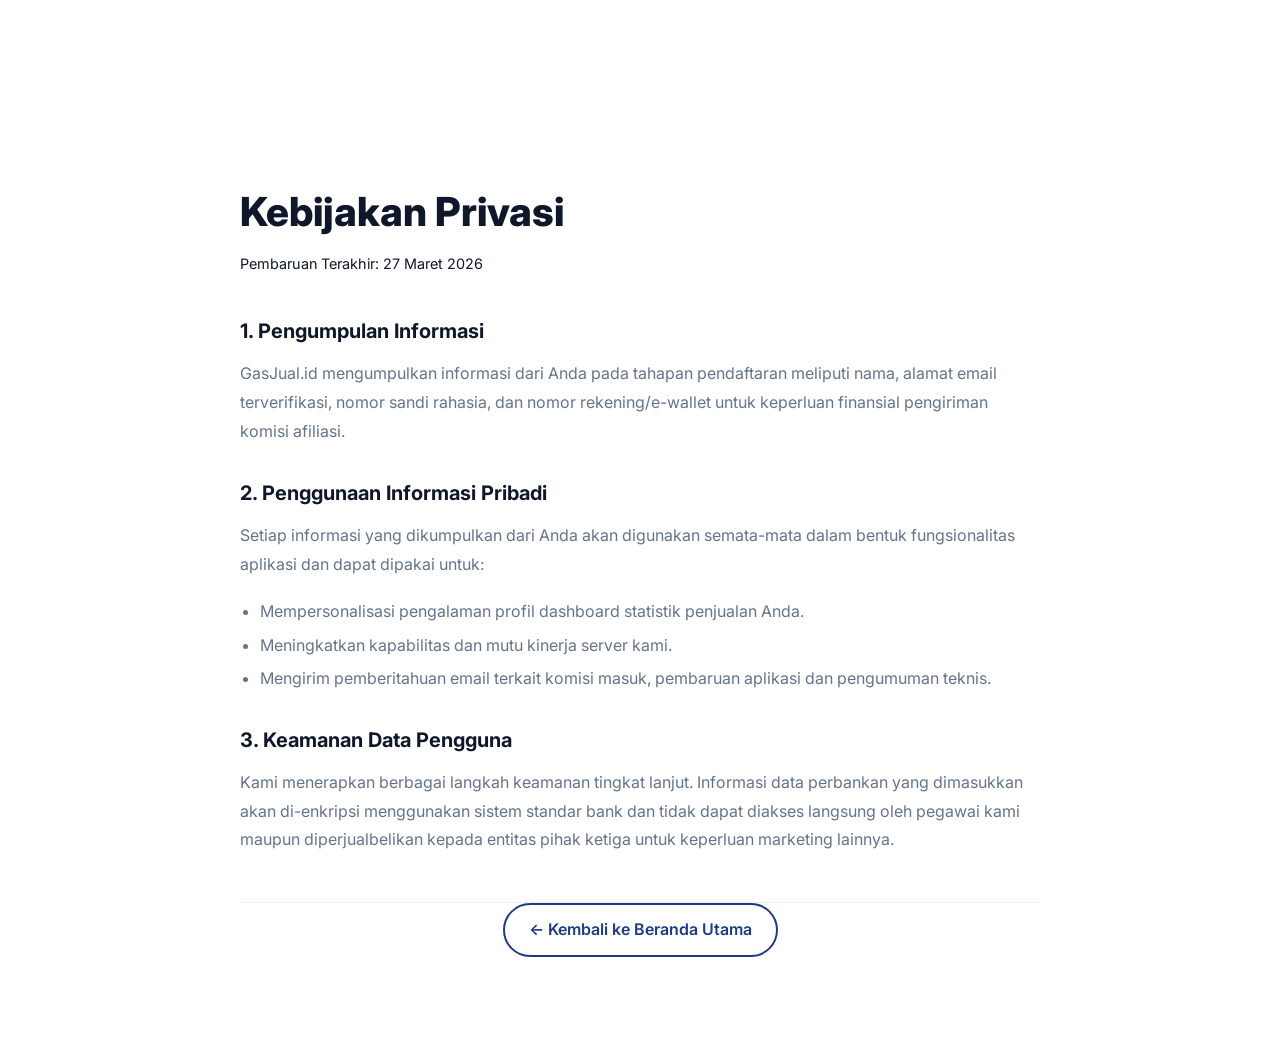
<file: gasjual/privacy.html>
<!DOCTYPE html>
<html lang="id">
<head>
    <meta charset="UTF-8">
    <meta name="viewport" content="width=device-width, initial-scale=1.0">
    <title>Kebijakan Privasi - GasJual.id</title>
    <link href="https://fonts.googleapis.com/css2?family=Inter:wght@400;500;600;800&display=swap" rel="stylesheet">
    <link rel="stylesheet" href="style.css">
    <style>
        .legal-content p { color: var(--text-muted); margin-bottom: 20px; line-height: 1.8; }
        .legal-content h3 { margin-top: 32px; margin-bottom: 12px; font-size: 1.25rem; color: var(--text-dark); }
        .legal-content ul { padding-left: 20px; color: var(--text-muted); margin-bottom: 20px; }
        .legal-content li { margin-bottom: 8px; }
    </style>
</head>
<body style="padding-top: 80px; background: white;">
    <div class="container padding-y" style="max-width: 800px;">
        <h1 style="font-size: 2.5rem; margin-bottom: 8px; font-weight: 800;">Kebijakan Privasi</h1>
        <p class="text-muted" style="margin-bottom: 40px; font-size: 0.9rem;">Pembaruan Terakhir: 27 Maret 2026</p>
        
        <div class="legal-content">
            <h3>1. Pengumpulan Informasi</h3>
            <p>GasJual.id mengumpulkan informasi dari Anda pada tahapan pendaftaran meliputi nama, alamat email terverifikasi, nomor sandi rahasia, dan nomor rekening/e-wallet untuk keperluan finansial pengiriman komisi afiliasi.</p>
            
            <h3>2. Penggunaan Informasi Pribadi</h3>
            <p>Setiap informasi yang dikumpulkan dari Anda akan digunakan semata-mata dalam bentuk fungsionalitas aplikasi dan dapat dipakai untuk:</p>
            <ul>
                <li>Mempersonalisasi pengalaman profil dashboard statistik penjualan Anda.</li>
                <li>Meningkatkan kapabilitas dan mutu kinerja server kami.</li>
                <li>Mengirim pemberitahuan email terkait komisi masuk, pembaruan aplikasi dan pengumuman teknis.</li>
            </ul>

            <h3>3. Keamanan Data Pengguna</h3>
            <p>Kami menerapkan berbagai langkah keamanan tingkat lanjut. Informasi data perbankan yang dimasukkan akan di-enkripsi menggunakan sistem standar bank dan tidak dapat diakses langsung oleh pegawai kami maupun diperjualbelikan kepada entitas pihak ketiga untuk keperluan marketing lainnya.</p>
        </div>
        
        <div class="mt-5 pt-4" style="border-top: 1px solid #eee; text-align: center;">
            <a href="index.html" class="btn btn-outline">&larr; Kembali ke Beranda Utama</a>
        </div>
    </div>
</body>
</html>
</file>
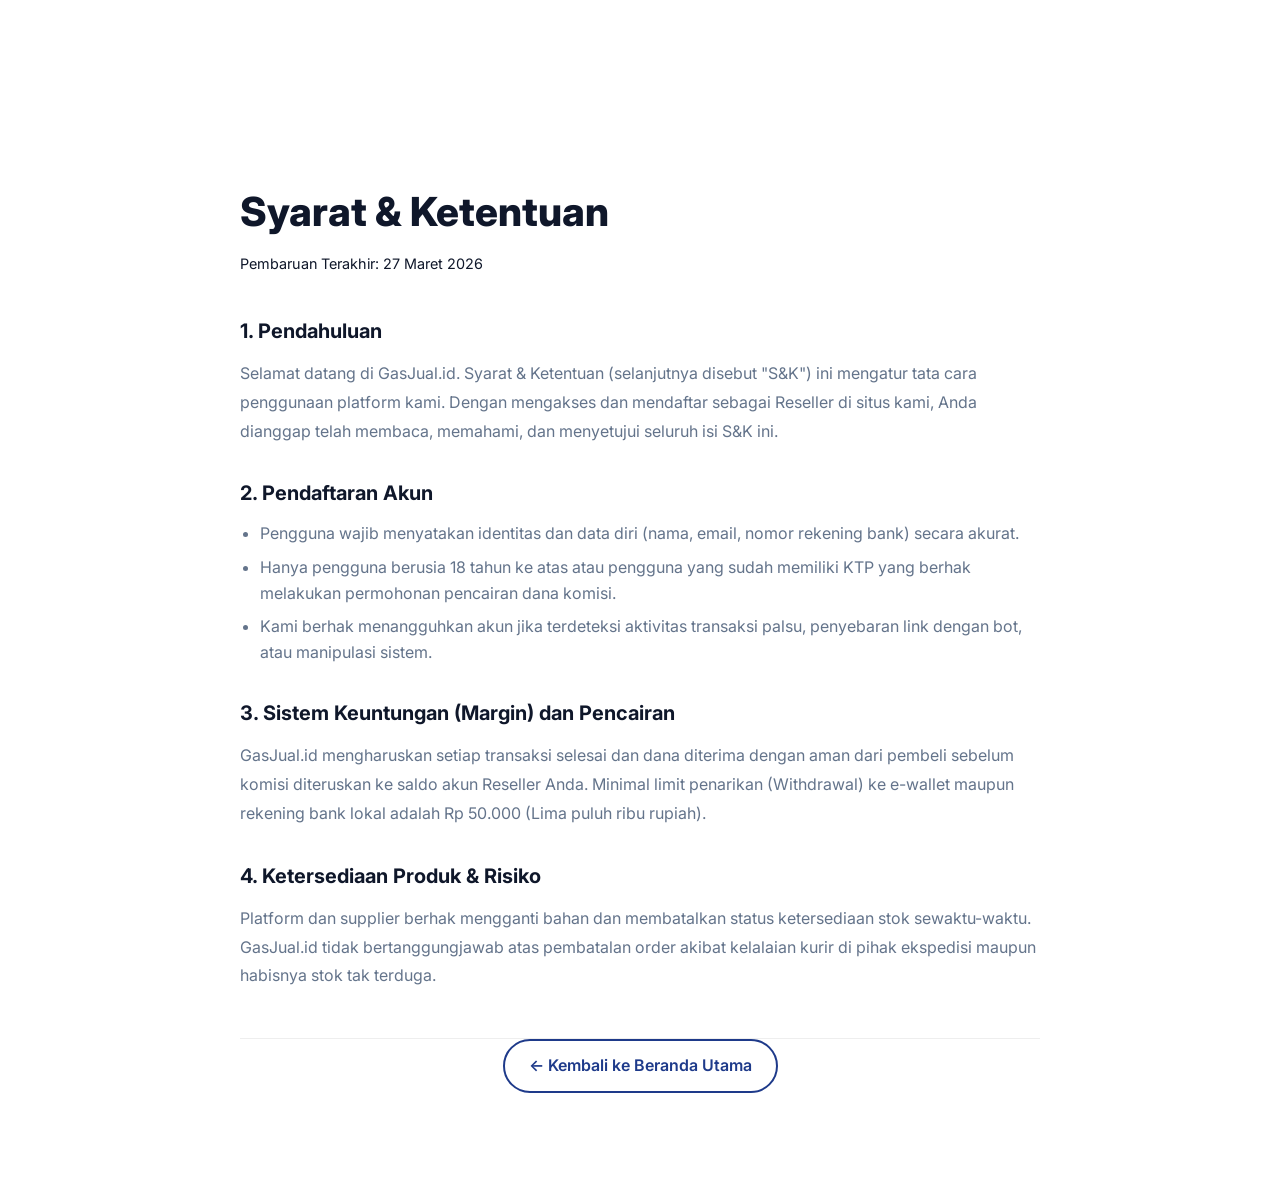
<file: gasjual/terms.html>
<!DOCTYPE html>
<html lang="id">
<head>
    <meta charset="UTF-8">
    <meta name="viewport" content="width=device-width, initial-scale=1.0">
    <title>Syarat & Ketentuan - GasJual.id</title>
    <link href="https://fonts.googleapis.com/css2?family=Inter:wght@400;500;600;800&display=swap" rel="stylesheet">
    <link rel="stylesheet" href="style.css">
    <style>
        .legal-content p { color: var(--text-muted); margin-bottom: 20px; line-height: 1.8; }
        .legal-content h3 { margin-top: 32px; margin-bottom: 12px; font-size: 1.25rem; color: var(--text-dark); }
        .legal-content ul { padding-left: 20px; color: var(--text-muted); margin-bottom: 20px; }
        .legal-content li { margin-bottom: 8px; }
    </style>
</head>
<body style="padding-top: 80px; background: white;">
    <div class="container padding-y" style="max-width: 800px;">
        <h1 style="font-size: 2.5rem; margin-bottom: 8px; font-weight: 800;">Syarat & Ketentuan</h1>
        <p class="text-muted" style="margin-bottom: 40px; font-size: 0.9rem;">Pembaruan Terakhir: 27 Maret 2026</p>
        
        <div class="legal-content">
            <h3>1. Pendahuluan</h3>
            <p>Selamat datang di GasJual.id. Syarat & Ketentuan (selanjutnya disebut "S&K") ini mengatur tata cara penggunaan platform kami. Dengan mengakses dan mendaftar sebagai Reseller di situs kami, Anda dianggap telah membaca, memahami, dan menyetujui seluruh isi S&K ini.</p>
            
            <h3>2. Pendaftaran Akun</h3>
            <ul>
                <li>Pengguna wajib menyatakan identitas dan data diri (nama, email, nomor rekening bank) secara akurat.</li>
                <li>Hanya pengguna berusia 18 tahun ke atas atau pengguna yang sudah memiliki KTP yang berhak melakukan permohonan pencairan dana komisi.</li>
                <li>Kami berhak menangguhkan akun jika terdeteksi aktivitas transaksi palsu, penyebaran link dengan bot, atau manipulasi sistem.</li>
            </ul>

            <h3>3. Sistem Keuntungan (Margin) dan Pencairan</h3>
            <p>GasJual.id mengharuskan setiap transaksi selesai dan dana diterima dengan aman dari pembeli sebelum komisi diteruskan ke saldo akun Reseller Anda. Minimal limit penarikan (Withdrawal) ke e-wallet maupun rekening bank lokal adalah Rp 50.000 (Lima puluh ribu rupiah).</p>

            <h3>4. Ketersediaan Produk & Risiko</h3>
            <p>Platform dan supplier berhak mengganti bahan dan membatalkan status ketersediaan stok sewaktu-waktu. GasJual.id tidak bertanggungjawab atas pembatalan order akibat kelalaian kurir di pihak ekspedisi maupun habisnya stok tak terduga.</p>
        </div>
        
        <div class="mt-5 pt-4" style="border-top: 1px solid #eee; text-align: center;">
            <a href="index.html" class="btn btn-outline">&larr; Kembali ke Beranda Utama</a>
        </div>
    </div>
</body>
</html>
</file>
<file: baru/style.css>
/* FrameLab - Minimalist Photography Simulator Aesthetic */

:root {
    --bg-color: #fdfdfd;
    --text-color: #1a1a1a;
    --accent-color: #000000;
    /* Clean Black */
    --soft-gray: #f4f4f4;
    --medium-gray: #888;
    --snow-white: #ffffff;
    --beige: #f5f5f0;
    --glass-bg: rgba(255, 255, 255, 0.7);
    --transition: all 0.5s cubic-bezier(0.16, 1, 0.3, 1);
    --section-padding: 120px 0;
}

* {
    margin: 0;
    padding: 0;
    box-sizing: border-box;
}

html {
    scroll-behavior: smooth;
}

body {
    font-family: 'Inter', sans-serif;
    background-color: var(--bg-color);
    color: var(--text-color);
    line-height: 1.6;
    overflow-x: hidden;
}

h1,
h2,
h3,
.logo {
    font-family: 'Plus Jakarta Sans', sans-serif;
    font-weight: 700;
    letter-spacing: -0.03em;
}

.container {
    max-width: 1200px;
    margin: 0 auto;
    padding: 0 40px;
}

/* Typography Enhancements */
span {
    color: var(--accent-color);
}

.subtitle {
    color: var(--medium-gray);
    font-size: 1.1rem;
    margin-top: 10px;
}

/* Buttons */
.btn {
    display: inline-block;
    padding: 14px 28px;
    border-radius: 50px;
    font-size: 0.95rem;
    font-weight: 500;
    text-decoration: none;
    transition: var(--transition);
    cursor: pointer;
}

.btn-primary {
    background-color: var(--text-color);
    color: var(--snow-white);
}

.btn-primary:hover {
    background-color: var(--accent-color);
    transform: translateY(-2px);
    box-shadow: 0 10px 20px rgba(0, 0, 0, 0.1);
}

.btn-secondary {
    background-color: var(--glass-bg);
    color: var(--text-color);
    border: 1px solid rgba(0, 0, 0, 0.1);
    backdrop-filter: blur(10px);
}

.btn-secondary:hover {
    background-color: var(--snow-white);
    transform: translateY(-2px);
}

.btn-large {
    padding: 18px 40px;
    font-size: 1.1rem;
}

/* Navbar */
.navbar {
    position: fixed;
    top: 0;
    left: 0;
    width: 100%;
    z-index: 1000;
    padding: 20px 0;
    transition: var(--transition);
}

.navbar.scrolled {
    background-color: var(--glass-bg);
    backdrop-filter: blur(20px);
    padding: 15px 0;
    border-bottom: 1px solid rgba(0, 0, 0, 0.05);
}

.navbar .container {
    display: flex;
    justify-content: space-between;
    align-items: center;
}

.logo {
    font-size: 1.5rem;
    color: var(--text-color);
    text-decoration: none;
    display: flex;
    align-items: center;
    gap: 10px;
}

.logo img {
    height: 100%;
    width: auto;
    display: block;
}

nav ul {
    display: flex;
    list-style: none;
    gap: 30px;
}

nav ul li a {
    text-decoration: none;
    color: var(--text-color);
    font-size: 0.9rem;
    font-weight: 400;
    transition: var(--transition);
    opacity: 0.7;
}

nav ul li a:hover {
    opacity: 1;
    color: var(--accent-color);
}

/* Hero Section */
.hero {
    position: relative;
    height: 100vh;
    display: flex;
    align-items: center;
    justify-content: center;
    overflow: hidden;
}

.hero-bg {
    position: absolute;
    top: 0;
    left: 0;
    width: 100%;
    height: 100%;
    z-index: -1;
}

.hero-bg::after {
    content: '';
    position: absolute;
    top: 0;
    left: 0;
    width: 100%;
    height: 100%;
    background: linear-gradient(to bottom, rgba(253, 253, 253, 0.2) 0%, rgba(253, 253, 253, 0.8) 100%);
}

.hero-bg img {
    width: 100%;
    height: 100%;
    object-fit: cover;
    filter: brightness(0.9);
}

.hero-content {
    text-align: center;
    max-width: 800px;
    margin: 0 auto;
}

.hero h1 {
    font-size: 4rem;
    line-height: 1.1;
    margin-bottom: 25px;
    animation: fadeInUp 1s ease forwards;
}

.hero p {
    font-size: 1.2rem;
    color: var(--medium-gray);
    margin-bottom: 40px;
    animation: fadeInUp 1s ease 0.2s forwards;
    opacity: 0;
}

.hero-btns {
    display: flex;
    gap: 20px;
    justify-content: center;
    animation: fadeInUp 1s ease 0.4s forwards;
    opacity: 0;
}

.scroll-indicator {
    position: absolute;
    bottom: 40px;
    left: 50%;
    transform: translateX(-50%);
    text-align: center;
    color: var(--medium-gray);
    font-size: 0.8rem;
    animation: fadeIn 2s ease 1s forwards;
    opacity: 0;
}

.mouse {
    width: 24px;
    height: 40px;
    border: 2px solid var(--medium-gray);
    border-radius: 20px;
    margin: 0 auto 10px;
    position: relative;
}

.mouse::before {
    content: '';
    position: absolute;
    width: 4px;
    height: 8px;
    background-color: var(--medium-gray);
    left: 50%;
    transform: translateX(-50%);
    top: 8px;
    border-radius: 2px;
    animation: mouseScroll 1.5s infinite;
}

/* Sections General */
section {
    padding: var(--section-padding);
}

.section-header {
    text-align: center;
    margin-bottom: 80px;
}

.section-header h2 {
    font-size: 2.5rem;
    margin-bottom: 10px;
}

/* Problem Section */
.problem {
    background-color: var(--beige);
}

.content-grid {
    display: grid;
    grid-template-columns: repeat(3, 1fr);
    gap: 40px;
}

.problem-card {
    background: var(--snow-white);
    padding: 50px 40px;
    border-radius: 24px;
    box-shadow: 0 4px 30px rgba(0, 0, 0, 0.02);
    transition: var(--transition);
}

.problem-card:hover {
    transform: translateY(-10px);
    box-shadow: 0 20px 40px rgba(0, 0, 0, 0.05);
}

.problem-card .icon {
    font-size: 2.5rem;
    margin-bottom: 20px;
}

.problem-card h3 {
    margin-bottom: 15px;
}

.problem-card p {
    color: var(--medium-gray);
    font-size: 0.95rem;
}

/* Solution Section */
.solution-wrapper {
    display: grid;
    grid-template-columns: 1fr 1fr;
    gap: 80px;
    align-items: center;
}

.badge {
    display: inline-block;
    padding: 6px 16px;
    background-color: rgba(0, 0, 0, 0.05);
    color: var(--accent-color);
    border-radius: 50px;
    font-size: 0.8rem;
    font-weight: 600;
    margin-bottom: 20px;
}

.solution-content h2 {
    font-size: 2.8rem;
    margin-bottom: 25px;
}

.solution-content p {
    font-size: 1.1rem;
    color: var(--medium-gray);
    margin-bottom: 30px;
}

.solution-list {
    list-style: none;
}

.solution-list li {
    position: relative;
    padding-left: 30px;
    margin-bottom: 15px;
    font-weight: 500;
}

.solution-list li::before {
    content: '✓';
    position: absolute;
    left: 0;
    color: var(--accent-color);
    font-weight: 700;
}

.visual-mockup {
    position: relative;
    border-radius: 24px;
    overflow: hidden;
    box-shadow: 0 30px 60px rgba(0, 0, 0, 0.1);
}

.visual-mockup img {
    width: 100%;
    display: block;
}

.mockup-ui {
    position: absolute;
    top: 0;
    left: 0;
    width: 100%;
    height: 100%;
}

.grid-lines {
    position: absolute;
    top: 0;
    left: 0;
    width: 100%;
    height: 100%;
    background:
        linear-gradient(to right, rgba(255, 255, 255, 0.2) 1px, transparent 1px) 33.33% 0,
        linear-gradient(to right, rgba(255, 255, 255, 0.2) 1px, transparent 1px) 66.66% 0,
        linear-gradient(to bottom, rgba(255, 255, 255, 0.2) 1px, transparent 1px) 0 33.33%,
        linear-gradient(to bottom, rgba(255, 255, 255, 0.2) 1px, transparent 1px) 0 66.66%;
    background-size: 100% 100%;
    pointer-events: none;
}

.camera-info {
    position: absolute;
    bottom: 20px;
    left: 20px;
    background: rgba(0, 0, 0, 0.5);
    color: white;
    padding: 8px 15px;
    border-radius: 8px;
    font-family: monospace;
    font-size: 0.8rem;
    backdrop-filter: blur(5px);
}

/* How It Works */
.steps-grid {
    display: grid;
    grid-template-columns: repeat(4, 1fr);
    gap: 30px;
}

.step-item {
    padding: 20px;
}

.step-number {
    font-size: 3rem;
    font-weight: 700;
    color: rgba(0, 0, 0, 0.05);
    margin-bottom: 10px;
    transition: var(--transition);
}

.step-item:hover .step-number {
    color: var(--accent-color);
    opacity: 0.1;
}

.step-item h3 {
    margin-bottom: 15px;
    font-size: 1.25rem;
}

.step-item p {
    color: var(--medium-gray);
    font-size: 0.9rem;
}

/* Features */
.features {
    background-color: var(--soft-gray);
}

.features-grid {
    display: grid;
    grid-template-columns: repeat(2, 1fr);
    gap: 30px;
}

.feature-card {
    background: var(--snow-white);
    padding: 60px;
    border-radius: 32px;
    display: flex;
    flex-direction: column;
    gap: 20px;
}

.feature-icon {
    font-size: 2rem;
}

/* Scenes Section */
.scenes-grid {
    display: grid;
    grid-template-columns: repeat(2, 1fr);
    gap: 30px;
}

.scene-card {
    position: relative;
    border-radius: 24px;
    overflow: hidden;
    height: 400px;
    cursor: pointer;
}

.scene-card img {
    width: 100%;
    height: 100%;
    object-fit: cover;
    transition: var(--transition);
}

.scene-info {
    position: absolute;
    bottom: 0;
    left: 0;
    width: 100%;
    padding: 40px;
    background: linear-gradient(to top, rgba(0, 0, 0, 0.7), transparent);
    color: white;
    transform: translateY(20px);
    opacity: 0;
    transition: var(--transition);
}

.scene-card:hover img {
    transform: scale(1.05);
}

.scene-card:hover .scene-info {
    transform: translateY(0);
    opacity: 1;
}

.scene-info h3 {
    font-size: 1.5rem;
    margin-bottom: 5px;
}

.scene-info p {
    font-size: 0.9rem;
    opacity: 0.8;
}

/* CTA Section */
.cta {
    padding: 150px 0;
}

.cta-box {
    background-color: var(--text-color);
    color: var(--snow-white);
    padding: 100px 60px;
    border-radius: 40px;
    text-align: center;
    position: relative;
    overflow: hidden;
}

.cta-box h2 {
    font-size: 3.5rem;
    margin-bottom: 20px;
}

.cta-box p {
    font-size: 1.2rem;
    opacity: 0.7;
    margin-bottom: 50px;
}

/* Footer */
.footer {
    padding: 80px 0 40px;
    border-top: 1px solid rgba(0, 0, 0, 0.05);
}

.footer-top {
    display: flex;
    justify-content: space-between;
    align-items: center;
    margin-bottom: 60px;
}

.footer-links {
    display: flex;
    list-style: none;
    gap: 40px;
}

.footer-links li a {
    text-decoration: none;
    color: var(--medium-gray);
    font-size: 0.9rem;
    transition: var(--transition);
}

.footer-links li a:hover {
    color: var(--text-color);
}

.footer-bottom {
    text-align: center;
    color: var(--medium-gray);
    font-size: 0.85rem;
}

/* Animations */
@keyframes fadeInUp {
    from {
        opacity: 0;
        transform: translateY(30px);
    }

    to {
        opacity: 1;
        transform: translateY(0);
    }
}

@keyframes fadeIn {
    from {
        opacity: 0;
    }

    to {
        opacity: 1;
    }
}

@keyframes mouseScroll {
    0% {
        opacity: 1;
        top: 8px;
    }

    100% {
        opacity: 0;
        top: 20px;
    }
}

.reveal {
    opacity: 0;
    transform: translateY(50px);
    transition: all 0.8s cubic-bezier(0.16, 1, 0.3, 1);
}

.reveal.active {
    opacity: 1;
    transform: translateY(0);
}

/* Responsive */
@media (max-width: 992px) {

    .content-grid,
    .steps-grid,
    .scenes-grid {
        grid-template-columns: repeat(2, 1fr);
    }

    .solution-wrapper {
        grid-template-columns: 1fr;
        gap: 40px;
    }

    .hero h1 {
        font-size: 3rem;
    }
}

@media (max-width: 768px) {

    .content-grid,
    .steps-grid,
    .scenes-grid,
    .features-grid {
        grid-template-columns: 1fr;
    }

    .navbar nav {
        display: none;
    }

    .hero h1 {
        font-size: 2.5rem;
    }

    .section-header h2 {
        font-size: 2rem;
    }

    .cta-box h2 {
        font-size: 2.2rem;
    }
}
</file>
<file: kalkulator/style.css>
:root {
    --primary: #2563EB;
    --primary-dark: #1D4ED8;
    --bg: #F9FAFB;
    --card: #FFFFFF;
    --text-main: #111827;
    --text-muted: #6B7280;
    --success: #16A34A;
    --success-bg: #DCFCE7;
    --warning: #CA8A04;
    --warning-bg: #FEF9C3;
    --danger: #DC2626;
    --danger-bg: #FEE2E2;
    --radius: 16px;
    --shadow: 0 4px 6px -1px rgba(0, 0, 0, 0.1), 0 2px 4px -1px rgba(0, 0, 0, 0.06);
    --shadow-lg: 0 10px 15px -3px rgba(0, 0, 0, 0.1), 0 4px 6px -2px rgba(0, 0, 0, 0.05);
}

* {
    box-sizing: border-box;
    margin: 0;
    padding: 0;
    -webkit-tap-highlight-color: transparent;
}

body {
    font-family: 'Inter', -apple-system, sans-serif;
    background-color: var(--bg);
    color: var(--text-main);
    line-height: 1.5;
    -webkit-font-smoothing: antialiased;
}

.app-container {
    max-width: 500px;
    margin: 0 auto;
    padding: 20px 16px 120px; /* Extra padding at bottom for sticky footer */
    min-height: 100vh;
    display: flex;
    flex-direction: column;
}

header {
    margin-bottom: 24px;
    text-align: center;
}

.logo {
    display: flex;
    align-items: center;
    justify-content: center;
    gap: 8px;
    color: var(--primary);
    margin-bottom: 4px;
}

.logo h1 {
    font-family: 'Outfit', sans-serif;
    font-size: 24px;
    font-weight: 700;
    letter-spacing: -0.5px;
}

.subtitle {
    font-size: 14px;
    color: var(--text-muted);
    font-weight: 500;
}

.card {
    background: var(--card);
    border-radius: var(--radius);
    padding: 20px;
    box-shadow: var(--shadow);
    border: 1px solid rgba(0,0,0,0.05);
}

.input-section {
    margin-bottom: 24px;
}

.input-group {
    margin-bottom: 16px;
}

.input-group:last-child {
    margin-bottom: 0;
}

label {
    display: block;
    font-size: 13px;
    font-weight: 600;
    color: var(--text-muted);
    margin-bottom: 6px;
    text-transform: uppercase;
    letter-spacing: 0.5px;
}

input, select {
    width: 100%;
    padding: 14px 16px;
    border: 2px solid #E5E7EB;
    border-radius: 12px;
    font-size: 16px;
    font-weight: 500;
    color: var(--text-main);
    transition: all 0.2s ease;
    background-color: #FDFDFD;
    -webkit-appearance: none;
}

input:focus, select:focus {
    outline: none;
    border-color: var(--primary);
    background-color: #FFF;
    box-shadow: 0 0 0 4px rgba(37, 99, 235, 0.1);
}

.helper {
    display: block;
    font-size: 11px;
    color: var(--text-muted);
    margin-top: 4px;
}

.grid-2 {
    display: grid;
    grid-template-columns: 1fr 1fr;
    gap: 12px;
    margin-bottom: 16px;
}

.grid-2 .input-group {
    margin-bottom: 0;
}

.no-margin { margin-bottom: 0 !important; }
.full-width { width: 100%; }

/* Flow Connectors */
.flow-connector {
    width: 2px;
    height: 32px;
    background-color: var(--primary);
    margin: 0 auto;
    position: relative;
    opacity: 0.5;
}

.flow-connector::after {
    content: '';
    position: absolute;
    bottom: -2px;
    left: 50%;
    transform: translateX(-50%);
    border-left: 6px solid transparent;
    border-right: 6px solid transparent;
    border-top: 8px solid var(--primary);
}

.flow-connector.first { margin-top: -8px; }
.flow-connector.last { margin-bottom: 0; }

/* Splitter Cards */
.splitter-card {
    background: var(--card);
    border-radius: var(--radius);
    padding: 16px;
    box-shadow: var(--shadow);
    border: 1px solid rgba(0,0,0,0.05);
    margin-bottom: 0;
    position: relative;
    border-left: 4px solid var(--primary);
}

.splitter-header {
    display: flex;
    justify-content: space-between;
    align-items: center;
    margin-bottom: 12px;
}

.splitter-header h3 {
    font-size: 14px;
    font-weight: 700;
    color: var(--text-muted);
    text-transform: uppercase;
    letter-spacing: 0.5px;
}

.remove-btn {
    background: none;
    border: none;
    color: var(--danger);
    cursor: pointer;
    padding: 4px;
    display: flex;
    align-items: center;
    gap: 4px;
    font-size: 12px;
    font-weight: 600;
}

.splitter-metrics {
    display: grid;
    grid-template-columns: 1fr 1fr 1fr;
    gap: 8px;
    margin-top: 12px;
    padding-top: 12px;
    border-top: 1px solid #F3F4F6;
}

.metric {
    display: flex;
    flex-direction: column;
}

.metric .label {
    font-size: 10px;
    font-weight: 700;
    color: var(--text-muted);
    text-transform: uppercase;
    margin-bottom: 2px;
}

.metric .val {
    font-size: 15px;
    font-weight: 700;
    color: var(--text-main);
    font-family: 'Outfit', sans-serif;
}

.metric.input .val { color: var(--primary); }
.metric.loss .val { color: var(--danger); }
.metric.output .val { color: var(--success); }

/* Action Section */
.action-section {
    margin-top: 16px;
    margin-bottom: 24px;
}

.btn.outline {
    background: transparent;
    border: 2px dashed #D1D5DB;
    color: var(--text-muted);
    box-shadow: none;
}

.btn.outline:hover {
    border-color: var(--primary);
    color: var(--primary);
    background: rgba(37, 99, 235, 0.05);
}

/* Final Results */
.result-card.final-output {
    border-left: 4px solid var(--primary);
    background: #111827;
    color: white;
    margin-bottom: 16px;
}

.result-card.final-output .label { color: #9CA3AF; }
.result-card.final-output .value { color: white; }

/* Variations for status */
.status-card {
    transition: all 0.3s cubic-bezier(0.4, 0, 0.2, 1);
}

.button-group.single {
    grid-template-columns: 1fr;
}

/* Animation for blocks */
.splitter-item {
    transition: all 0.3s ease;
}

.splitter-item.removing {
    opacity: 0;
    transform: scale(0.95) translateY(-20px);
}

/* Animations */
@keyframes fadeInUp {
    from {
        opacity: 0;
        transform: translateY(20px);
    }
    to {
        opacity: 1;
        transform: translateY(0);
    }
}

.animate-in {
    animation: fadeInUp 0.5s cubic-bezier(0.16, 1, 0.3, 1) forwards;
}
</file>
<file: gasjual/style.css>
/* style.css */
:root {
    --primary-blue: #1E3A8A;
    --primary-blue-light: #3B82F6;
    --accent-green: #22C55E;
    --accent-green-hover: #16A34A;
    --bg-light: #F8FAFC;
    --bg-light-alt: #F1F5F9;
    --text-dark: #0F172A;
    --text-muted: #64748B;
    --white: #FFFFFF;
    
    --shadow-sm: 0 1px 2px 0 rgba(0, 0, 0, 0.05);
    --shadow-md: 0 4px 6px -1px rgba(0, 0, 0, 0.1), 0 2px 4px -1px rgba(0, 0, 0, 0.06);
    --shadow-lg: 0 10px 15px -3px rgba(0, 0, 0, 0.1), 0 4px 6px -2px rgba(0, 0, 0, 0.05);
    --shadow-xl: 0 20px 25px -5px rgba(0, 0, 0, 0.1), 0 10px 10px -5px rgba(0, 0, 0, 0.04);
    
    --transition: all 0.3s cubic-bezier(0.4, 0, 0.2, 1);
}

* {
    margin: 0;
    padding: 0;
    box-sizing: border-box;
}

body {
    font-family: 'Inter', system-ui, -apple-system, sans-serif;
    background-color: var(--bg-light);
    color: var(--text-dark);
    line-height: 1.6;
    overflow-x: hidden;
}

a {
    text-decoration: none;
    color: inherit;
}

img {
    max-width: 100%;
    height: auto;
}

.container {
    max-width: 1200px;
    margin: 0 auto;
    padding: 0 24px;
}

.padding-y {
    padding: 100px 0;
}

.text-center { text-align: center; }
.mt-3 { margin-top: 1rem; }
.mt-4 { margin-top: 1.5rem; }
.mt-5 { margin-top: 3rem; }
.text-accent { color: var(--accent-green); }
.text-white { color: var(--white); }
.bg-light-alt { background-color: var(--bg-light-alt); }

.text-gradient {
    background: linear-gradient(135deg, var(--primary-blue-light), var(--primary-blue));
    -webkit-background-clip: text;
    -webkit-text-fill-color: transparent;
    background-clip: text;
}

/* Glassmorphism */
.glass {
    background: rgba(255, 255, 255, 0.7);
    backdrop-filter: blur(12px);
    -webkit-backdrop-filter: blur(12px);
    border: 1px solid rgba(255, 255, 255, 0.3);
}

.glass-dark {
    background: rgba(30, 58, 138, 0.85); /* Primary blue with opacity */
    backdrop-filter: blur(12px);
    -webkit-backdrop-filter: blur(12px);
    border: 1px solid rgba(255, 255, 255, 0.1);
    color: white;
}

/* Buttons */
.btn {
    display: inline-flex;
    align-items: center;
    justify-content: center;
    gap: 8px;
    padding: 12px 24px;
    border-radius: 9999px;
    font-weight: 600;
    transition: var(--transition);
    cursor: pointer;
    border: none;
    font-size: 1rem;
}

.btn-lg {
    padding: 16px 32px;
    font-size: 1.125rem;
}

.btn-block {
    width: 100%;
}

.btn-primary {
    background: linear-gradient(135deg, var(--accent-green), var(--accent-green-hover));
    color: white;
    box-shadow: 0 4px 14px 0 rgba(34, 197, 94, 0.39);
}

.btn-primary:hover {
    transform: translateY(-2px);
    box-shadow: 0 6px 20px rgba(34, 197, 94, 0.23);
}

.btn-secondary {
    background: white;
    color: var(--primary-blue);
    box-shadow: var(--shadow-md);
}

.btn-secondary:hover {
    transform: translateY(-2px);
    box-shadow: var(--shadow-lg);
}

.btn-outline {
    background: transparent;
    border: 2px solid var(--primary-blue);
    color: var(--primary-blue);
}

.btn-outline:hover {
    background: var(--primary-blue);
    color: white;
}

/* Navbar */
.navbar {
    position: fixed;
    top: 0;
    left: 0;
    right: 0;
    z-index: 1000;
    padding: 16px 0;
    transition: padding 0.3s;
}

.nav-content {
    display: flex;
    justify-content: space-between;
    align-items: center;
}

.logo {
    display: inline-block;
    width: 220px;
    height: 60px;
    /* overflow dihapus agar gambar yg diskala tidak terpotong */
}

.logo-img {
    height: 60px;
    transform: scale(3.5);
    transform-origin: left center;
    mix-blend-mode: multiply;
    max-width: none;
    pointer-events: none;
}

.nav-links {
    display: none;
    gap: 32px;
}

.nav-links a {
    font-weight: 500;
    color: var(--text-muted);
    transition: var(--transition);
}

.nav-links a:hover {
    color: var(--primary-blue);
}

.nav-actions {
    display: none;
    gap: 16px;
}

/* Mobile Menu Active State */
@media (max-width: 767px) {
    .navbar.menu-active {
        background: rgba(255, 255, 255, 0.98) !important;
        box-shadow: var(--shadow-md) !important;
    }
    .navbar.menu-active .nav-content {
        flex-wrap: wrap;
    }
    .navbar.menu-active .nav-links {
        display: flex;
        flex-direction: column;
        width: 100%;
        margin-top: 16px;
        padding-top: 16px;
        border-top: 1px solid rgba(0,0,0,0.05);
    }
    .navbar.menu-active .nav-actions {
        display: flex;
        flex-direction: column;
        width: 100%;
        padding: 16px 0 8px;
    }
}

.menu-toggle {
    display: block;
    background: none;
    border: none;
    font-size: 1.5rem;
    color: var(--primary-blue);
    cursor: pointer;
}

@media (min-width: 768px) {
    .nav-links, .nav-actions {
        display: flex;
        align-items: center;
    }
    .menu-toggle {
        display: none;
    }
}

/* Hero Section */
.hero {
    position: relative;
    padding: 160px 0 100px;
    overflow: hidden;
    min-height: 100vh;
    display: flex;
    align-items: center;
}

.hero-bg-shapes {
    position: absolute;
    top: 0;
    left: 0;
    width: 100%;
    height: 100%;
    z-index: -1;
    overflow: hidden;
}

.shape {
    position: absolute;
    border-radius: 50%;
    filter: blur(80px);
}

.shape-1 {
    width: 600px;
    height: 600px;
    background: rgba(59, 130, 246, 0.15);
    top: -100px;
    right: -100px;
}

.shape-2 {
    width: 500px;
    height: 500px;
    background: rgba(34, 197, 94, 0.1);
    bottom: -100px;
    left: -200px;
}

.hero-container {
    display: grid;
    grid-template-columns: 1fr;
    gap: 60px;
    align-items: center;
}

@media (min-width: 992px) {
    .hero-container {
        grid-template-columns: 1.1fr 0.9fr;
    }
}

.badge {
    display: inline-block;
    padding: 8px 16px;
    background: rgba(34, 197, 94, 0.1);
    color: var(--accent-green);
    border-radius: 999px;
    font-size: 0.875rem;
    font-weight: 600;
    margin-bottom: 24px;
}

.hero-content h1 {
    font-size: 3rem;
    line-height: 1.1;
    font-weight: 800;
    margin-bottom: 24px;
    letter-spacing: -1px;
    color: var(--text-dark);
}

@media (min-width: 768px) {
    .hero-content h1 {
        font-size: 4rem;
    }
}

.hero-content p {
    font-size: 1.125rem;
    color: var(--text-muted);
    margin-bottom: 40px;
    max-width: 500px;
}

.hero-buttons {
    display: flex;
    flex-wrap: wrap;
    gap: 16px;
    margin-bottom: 48px;
}

.hero-stats {
    display: flex;
    gap: 32px;
}

.stat {
    font-size: 0.875rem;
    color: var(--text-muted);
}

.stat-number {
    display: block;
    font-size: 1.5rem;
    font-weight: 700;
    color: var(--primary-blue);
}

/* Hero Image & Mockup */
.hero-image {
    position: relative;
    display: flex;
    justify-content: center;
}

.main-mockup {
    position: relative;
    border-radius: 30px;
    padding: 12px;
    max-width: 350px;
    box-shadow: var(--shadow-xl);
    transform: perspective(1000px) rotateY(-15deg) rotateX(5deg);
    transition: transform 0.5s ease;
}

.main-mockup:hover {
    transform: perspective(1000px) rotateY(-5deg) rotateX(2deg);
}

.mockup-img {
    border-radius: 20px;
    display: block;
}

.floating-badge {
    position: absolute;
    background: white;
    border-radius: 16px;
    padding: 16px;
    box-shadow: var(--shadow-lg);
    display: flex;
    align-items: center;
    gap: 12px;
}

.earning-badge {
    bottom: 40px;
    left: -40px;
    animation: float 4s ease-in-out infinite;
}

.earning-badge .icon-box {
    width: 40px;
    height: 40px;
    background: rgba(34, 197, 94, 0.1);
    color: var(--accent-green);
    border-radius: 10px;
    display: flex;
    align-items: center;
    justify-content: center;
    font-size: 1.25rem;
}

.earning-badge .small-text {
    font-size: 0.75rem;
    color: var(--text-muted);
    margin: 0;
}

.earning-badge .amount {
    font-weight: 700;
    color: var(--text-dark);
    margin: 0;
}

.cart-badge {
    top: 40px;
    right: -30px;
    width: 60px;
    height: 60px;
    justify-content: center;
    border-radius: 50%;
    font-size: 1.5rem;
    color: var(--primary-blue);
    animation: float 3s ease-in-out infinite alternate;
}

.cart-badge .speed-effect {
    position: absolute;
    bottom: 5px;
    right: 5px;
    font-size: 1rem;
    color: var(--accent-green);
}

@keyframes float {
    0% { transform: translateY(0px); }
    50% { transform: translateY(-15px); }
    100% { transform: translateY(0px); }
}

/* Section Common */
.section-header {
    margin-bottom: 60px;
    max-width: 600px;
}

.section-header h2 {
    font-size: 2.5rem;
    font-weight: 800;
    margin-bottom: 16px;
    letter-spacing: -0.5px;
}

.section-header p {
    font-size: 1.125rem;
    color: var(--text-muted);
}

.section-header.text-center {
    margin: 0 auto 60px;
}

/* How It Works */
.steps-grid {
    display: grid;
    grid-template-columns: 1fr;
    gap: 30px;
}

@media (min-width: 640px) {
    .steps-grid {
        grid-template-columns: repeat(2, 1fr);
    }
}

@media (min-width: 992px) {
    .steps-grid {
        grid-template-columns: repeat(4, 1fr);
    }
}

.step-card {
    background: white;
    padding: 40px 30px;
    border-radius: 24px;
    position: relative;
    box-shadow: var(--shadow-sm);
    transition: var(--transition);
    border: 1px solid rgba(0,0,0,0.02);
}

.step-card:hover {
    transform: translateY(-10px);
    box-shadow: var(--shadow-xl);
}

.step-number {
    position: absolute;
    top: 20px;
    right: 20px;
    font-size: 4rem;
    font-weight: 800;
    color: rgba(59, 130, 246, 0.05);
    line-height: 1;
}

.step-icon {
    width: 60px;
    height: 60px;
    background: rgba(30, 58, 138, 0.05);
    color: var(--primary-blue);
    border-radius: 16px;
    display: flex;
    align-items: center;
    justify-content: center;
    font-size: 1.5rem;
    margin-bottom: 24px;
}

.step-card h3 {
    font-size: 1.25rem;
    margin-bottom: 12px;
}

.step-card p {
    color: var(--text-muted);
    font-size: 0.9rem;
}

/* Why Choose Us */
.features-grid {
    display: grid;
    grid-template-columns: 1fr;
    gap: 30px;
}

@media (min-width: 640px) {
    .features-grid {
        grid-template-columns: repeat(2, 1fr);
    }
}

@media (min-width: 992px) {
    .features-grid {
        grid-template-columns: repeat(4, 1fr);
    }
}

.feature-card {
    padding: 32px 24px;
    border-radius: 20px;
    text-align: center;
    transition: var(--transition);
}

.feature-card:hover {
    transform: translateY(-8px);
    box-shadow: var(--shadow-lg);
}

.feature-icon {
    width: 64px;
    height: 64px;
    margin: 0 auto 20px;
    background: linear-gradient(135deg, rgba(34, 197, 94, 0.1), rgba(59, 130, 246, 0.1));
    color: var(--primary-blue);
    border-radius: 50%;
    display: flex;
    align-items: center;
    justify-content: center;
    font-size: 1.75rem;
}

.feature-card h3 {
    font-size: 1.25rem;
    margin-bottom: 12px;
}

.feature-card p {
    color: var(--text-muted);
    font-size: 0.95rem;
}

/* Featured Products */
.products-grid {
    display: grid;
    grid-template-columns: 1fr;
    gap: 30px;
}

@media (min-width: 768px) {
    .products-grid {
        grid-template-columns: repeat(2, 1fr);
    }
}

@media (min-width: 992px) {
    .products-grid {
        grid-template-columns: repeat(3, 1fr);
    }
}

.product-card {
    background: white;
    border-radius: 24px;
    overflow: hidden;
    box-shadow: var(--shadow-md);
    transition: var(--transition);
}

.product-card:hover {
    transform: translateY(-8px);
    box-shadow: var(--shadow-xl);
}

.product-img {
    height: 250px;
    position: relative;
    overflow: hidden;
}

.product-img img {
    width: 100%;
    height: 100%;
    object-fit: cover;
    transition: transform 0.5s ease;
}

.product-card:hover .product-img img {
    transform: scale(1.05);
}

.profit-tag {
    position: absolute;
    top: 16px;
    right: 16px;
    background: var(--accent-green);
    color: white;
    padding: 6px 12px;
    border-radius: 999px;
    font-size: 0.75rem;
    font-weight: 700;
    box-shadow: 0 4px 10px rgba(34, 197, 94, 0.3);
}

.product-info {
    padding: 24px;
}

.product-info h3 {
    font-size: 1.125rem;
    margin-bottom: 16px;
}

.price-row {
    display: flex;
    justify-content: space-between;
    align-items: center;
    padding: 12px;
    background: var(--bg-light-alt);
    border-radius: 12px;
    margin-bottom: 16px;
}

.price-label {
    font-size: 0.875rem;
    color: var(--text-muted);
}

.price-value {
    font-weight: 700;
    color: var(--primary-blue);
}

/* Testimonials */
.testimonial-grid {
    display: grid;
    grid-template-columns: 1fr;
    gap: 30px;
}

@media (min-width: 768px) {
    .testimonial-grid {
        grid-template-columns: repeat(3, 1fr);
    }
}

.testimonial-card {
    padding: 40px 30px;
    border-radius: 24px;
    position: relative;
    box-shadow: var(--shadow-sm);
}

.quote-icon {
    font-size: 2rem;
    color: rgba(30, 58, 138, 0.1);
    margin-bottom: 16px;
}

.testimonial-card p {
    font-size: 1rem;
    color: var(--text-muted);
    font-style: italic;
    margin-bottom: 24px;
}

.user-info {
    display: flex;
    align-items: center;
    gap: 16px;
}

.avatar {
    width: 50px;
    height: 50px;
    border-radius: 50%;
    object-fit: cover;
}

.user-info h4 {
    font-size: 1rem;
    margin: 0;
}

.role {
    font-size: 0.75rem !important;
    margin: 0 !important;
    font-style: normal !important;
}

/* Profit Calculator */
.calculator {
    background: linear-gradient(135deg, var(--primary-blue), #0d2153);
    color: white;
}

.calculator p.mb-4 {
    opacity: 0.9;
    margin-bottom: 40px;
}

.calc-glass {
    padding: 40px; 
    border-radius: 24px; 
    text-align: left; 
    background: rgba(255, 255, 255, 0.1); 
    border: 1px solid rgba(255,255,255,0.2);
    box-shadow: var(--shadow-xl);
}

.calc-row {
    margin-bottom: 30px;
}

.calc-label {
    display: flex;
    justify-content: space-between;
    font-weight: 600;
    margin-bottom: 15px;
}

.calc-label .text-accent {
    font-size: 1.2rem;
}

.calc-label .text-muted {
    font-weight: 500;
    color: rgba(255, 255, 255, 0.7);
}

.styled-slider {
    -webkit-appearance: none;
    appearance: none;
    width: 100%;
    height: 8px;
    background: rgba(255, 255, 255, 0.2);
    border-radius: 4px;
    outline: none;
}

.styled-slider::-webkit-slider-thumb {
    -webkit-appearance: none;
    appearance: none;
    width: 24px;
    height: 24px;
    border-radius: 50%;
    background: var(--accent-green);
    cursor: pointer;
    box-shadow: 0 0 10px rgba(34, 197, 94, 0.5);
    transition: transform 0.1s;
}

.styled-slider::-webkit-slider-thumb:hover {
    transform: scale(1.2);
}

.calc-result {
    border-top: 1px solid rgba(255, 255, 255, 0.2);
    padding-top: 24px;
    text-align: center;
}

.calc-result p {
    font-size: 1rem;
    opacity: 0.9;
    margin-bottom: 5px;
}

.calc-result h3 {
    font-size: 3rem;
    margin: 0;
    text-shadow: 0 4px 10px rgba(34, 197, 94, 0.3);
}

/* Password Toggle */
.password-wrapper {
    position: relative;
}

.toggle-password {
    position: absolute;
    right: 15px;
    top: 50%;
    transform: translateY(-50%);
    background: none;
    border: none;
    color: var(--text-muted);
    cursor: pointer;
    font-size: 1.1rem;
    padding: 0;
    display: flex;
    align-items: center;
    justify-content: center;
}

.toggle-password:hover {
    color: var(--primary-blue);
}

/* FAQ */
.faq-container {
    max-width: 800px;
    margin: 0 auto;
}

.faq-item {
    background: white;
    border-radius: 16px;
    margin-bottom: 16px;
    box-shadow: var(--shadow-sm);
    overflow: hidden;
    transition: var(--transition);
}

.faq-item:hover {
    box-shadow: var(--shadow-md);
}

.faq-question {
    width: 100%;
    text-align: left;
    padding: 24px;
    font-size: 1.125rem;
    font-weight: 600;
    color: var(--text-dark);
    background: none;
    border: none;
    cursor: pointer;
    display: flex;
    justify-content: space-between;
    align-items: center;
    transition: var(--transition);
}

.faq-question:hover {
    color: var(--primary-blue);
}

.faq-question i {
    color: var(--primary-blue);
    transition: transform 0.3s ease;
}

.faq-answer {
    max-height: 0;
    overflow: hidden;
    transition: max-height 0.3s ease-out;
    background: white;
}

.faq-answer p {
    padding: 0 24px 24px;
    color: var(--text-muted);
    margin: 0;
}

.faq-item.active .faq-question i {
    transform: rotate(180deg);
}

.faq-item.active .faq-question {
    color: var(--primary-blue);
}

/* Authentication Modal */
.modal {
    position: fixed;
    top: 0;
    left: 0;
    width: 100%;
    height: 100%;
    z-index: 2000;
    display: none;
    align-items: center;
    justify-content: center;
    opacity: 0;
    transition: opacity 0.3s ease;
}

.modal.active {
    display: flex;
    opacity: 1;
}

.modal-overlay {
    position: absolute;
    top: 0;
    left: 0;
    width: 100%;
    height: 100%;
    background: rgba(15, 23, 42, 0.6);
    backdrop-filter: blur(4px);
    -webkit-backdrop-filter: blur(4px);
}

.modal-content {
    position: relative;
    width: 90%;
    max-width: 450px;
    background: rgba(255, 255, 255, 0.95);
    border-radius: 24px;
    padding: 40px;
    box-shadow: var(--shadow-xl);
    transform: translateY(20px);
    transition: transform 0.3s ease;
    z-index: 2001;
}

.modal.active .modal-content {
    transform: translateY(0);
}

.close-modal {
    position: absolute;
    top: 20px;
    right: 20px;
    background: none;
    border: none;
    font-size: 1.5rem;
    color: var(--text-muted);
    cursor: pointer;
    transition: var(--transition);
}

.close-modal:hover {
    color: var(--primary-blue);
    transform: scale(1.1);
}

.auth-header {
    margin-bottom: 30px;
}

.auth-header h3 {
    font-size: 1.5rem;
    margin-bottom: 8px;
}

.auth-header p {
    color: var(--text-muted);
    font-size: 0.95rem;
}

.auth-tabs {
    display: flex;
    background: var(--bg-light-alt);
    border-radius: 999px;
    padding: 6px;
    margin-bottom: 30px;
}

.auth-tab {
    flex: 1;
    padding: 10px;
    text-align: center;
    background: none;
    border: none;
    border-radius: 999px;
    font-weight: 600;
    color: var(--text-muted);
    cursor: pointer;
    transition: var(--transition);
}

.auth-tab.active {
    background: white;
    color: var(--primary-blue);
    box-shadow: var(--shadow-sm);
}

.auth-form {
    display: none;
}

.auth-form.active {
    display: block;
    animation: fadeIn 0.3s ease;
}

@keyframes fadeIn {
    from { opacity: 0; transform: translateY(10px); }
    to { opacity: 1; transform: translateY(0); }
}

.form-group {
    margin-bottom: 20px;
}

.form-group label {
    display: block;
    margin-bottom: 8px;
    font-weight: 500;
    font-size: 0.9rem;
    color: var(--text-dark);
}

.form-control {
    width: 100%;
    padding: 14px 16px;
    border: 1px solid rgba(0, 0, 0, 0.1);
    border-radius: 12px;
    font-size: 1rem;
    font-family: inherit;
    transition: var(--transition);
    background: white;
}

.form-control:focus {
    outline: none;
    border-color: var(--primary-blue-light);
    box-shadow: 0 0 0 4px rgba(59, 130, 246, 0.1);
}

.form-options {
    display: flex;
    justify-content: space-between;
    align-items: center;
    margin-bottom: 24px;
    font-size: 0.9rem;
}

.remember-me {
    display: flex;
    align-items: center;
    gap: 8px;
    cursor: pointer;
    color: var(--text-muted);
}

.forgot-password {
    color: var(--primary-blue);
    font-weight: 500;
}

.forgot-password:hover {
    text-decoration: underline;
}

/* Final CTA */
.final-cta {
    padding: 80px 24px;
}

.cta-container {
    max-width: 1000px;
    margin: 0 auto;
}

.cta-content {
    padding: 60px 40px;
    border-radius: 32px;
    text-align: center;
    position: relative;
    overflow: hidden;
}

.cta-content::before {
    content: '';
    position: absolute;
    top: -50%;
    left: -50%;
    width: 200%;
    height: 200%;
    background: radial-gradient(circle, rgba(34, 197, 94, 0.1) 0%, transparent 60%);
    z-index: -1;
}

.cta-content h2 {
    font-size: 2.5rem;
    font-weight: 800;
    margin-bottom: 16px;
}

.cta-content p {
    font-size: 1.125rem;
    opacity: 0.9;
    max-width: 500px;
    margin: 0 auto;
}

/* Footer */
.footer {
    background: white;
    padding: 80px 0 0;
    border-top: 1px solid rgba(0,0,0,0.05);
}

.footer-content {
    display: grid;
    grid-template-columns: 1fr;
    gap: 40px;
    margin-bottom: 60px;
}

@media (min-width: 768px) {
    .footer-content {
        grid-template-columns: 2fr 1fr 1fr;
    }
}

.text-muted-light {
    color: var(--text-muted);
}

.social-links {
    display: flex;
    gap: 16px;
}

.social-links a {
    width: 40px;
    height: 40px;
    background: var(--bg-light-alt);
    color: var(--primary-blue);
    display: flex;
    align-items: center;
    justify-content: center;
    border-radius: 50%;
    transition: var(--transition);
}

.social-links a:hover {
    background: var(--primary-blue);
    color: white;
    transform: translateY(-3px);
}

.footer-links h4 {
    font-size: 1.125rem;
    margin-bottom: 24px;
}

.footer-links a {
    display: block;
    color: var(--text-muted);
    margin-bottom: 12px;
    transition: var(--transition);
}

.footer-links a:hover {
    color: var(--primary-blue);
    transform: translateX(5px);
}

.footer-bottom {
    border-top: 1px solid rgba(0,0,0,0.05);
    padding: 24px 0;
    text-align: center;
    color: var(--text-muted);
    font-size: 0.875rem;
}
</file>
